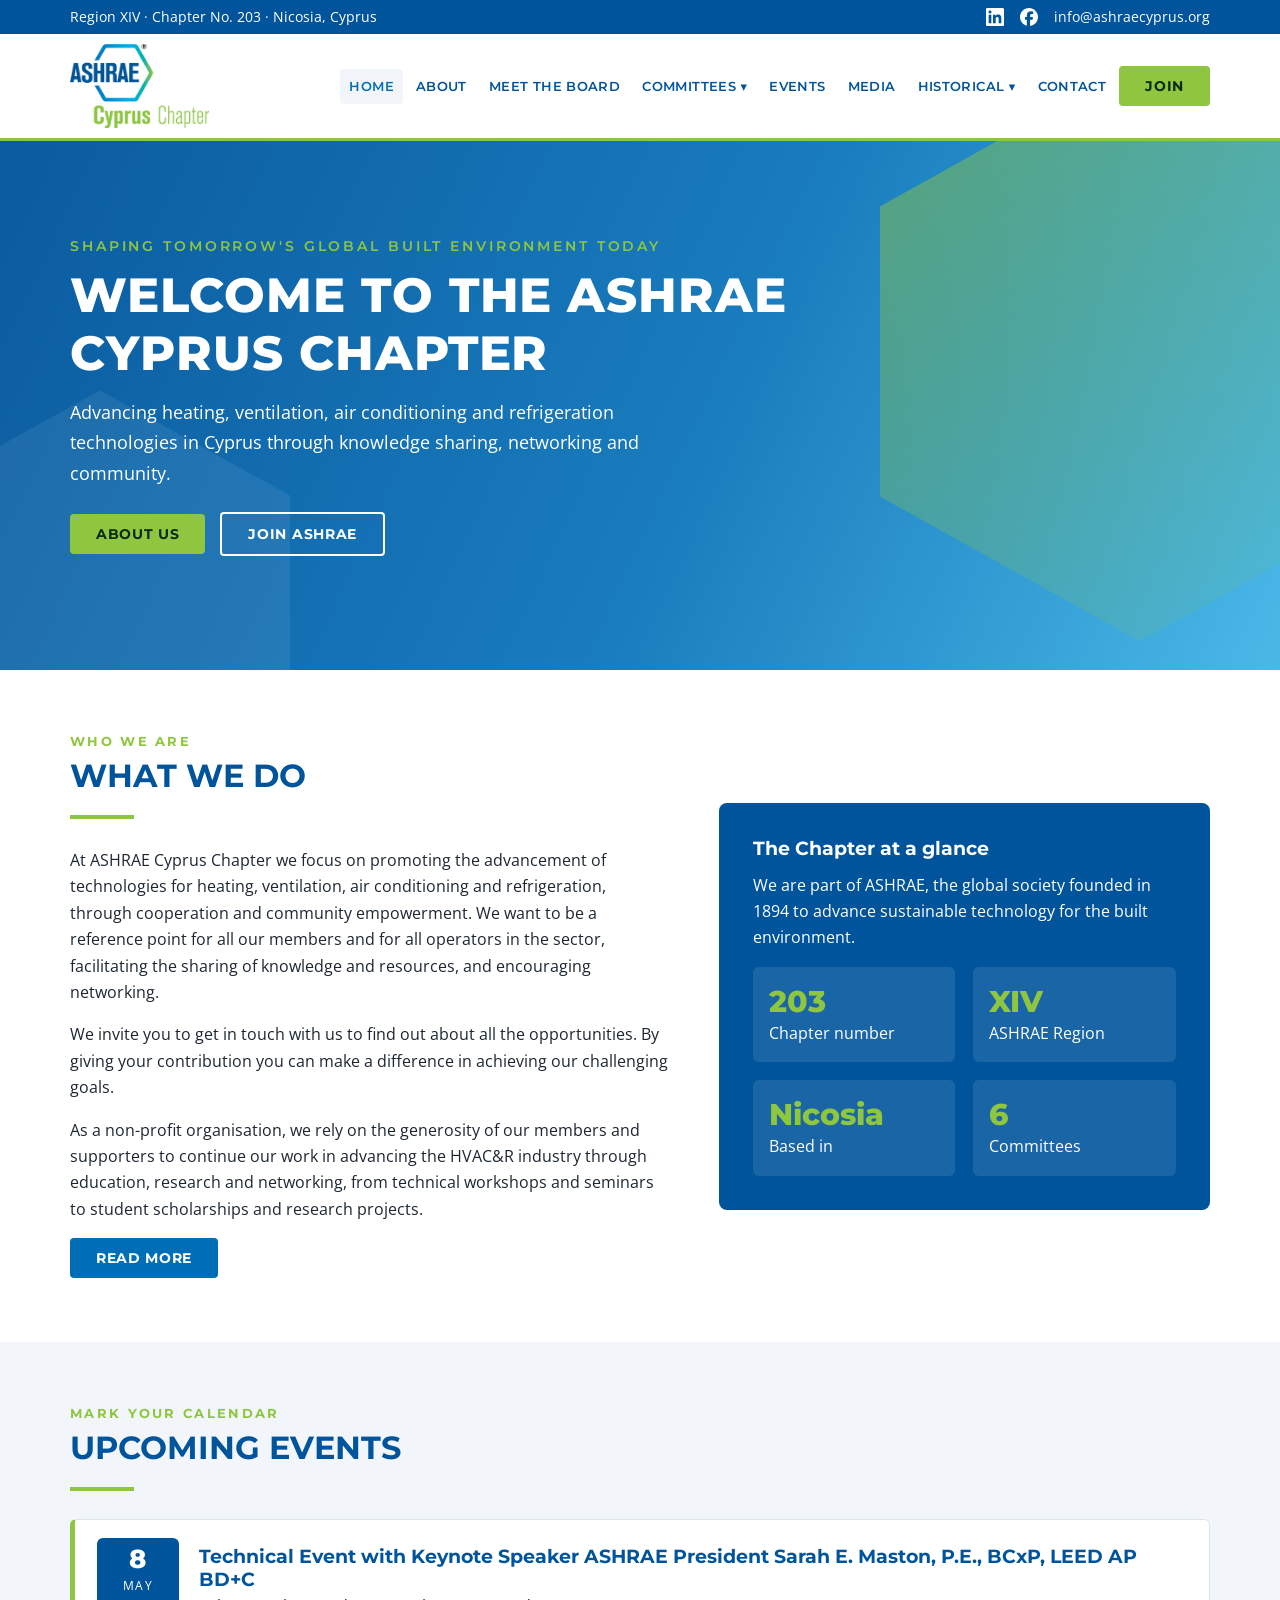
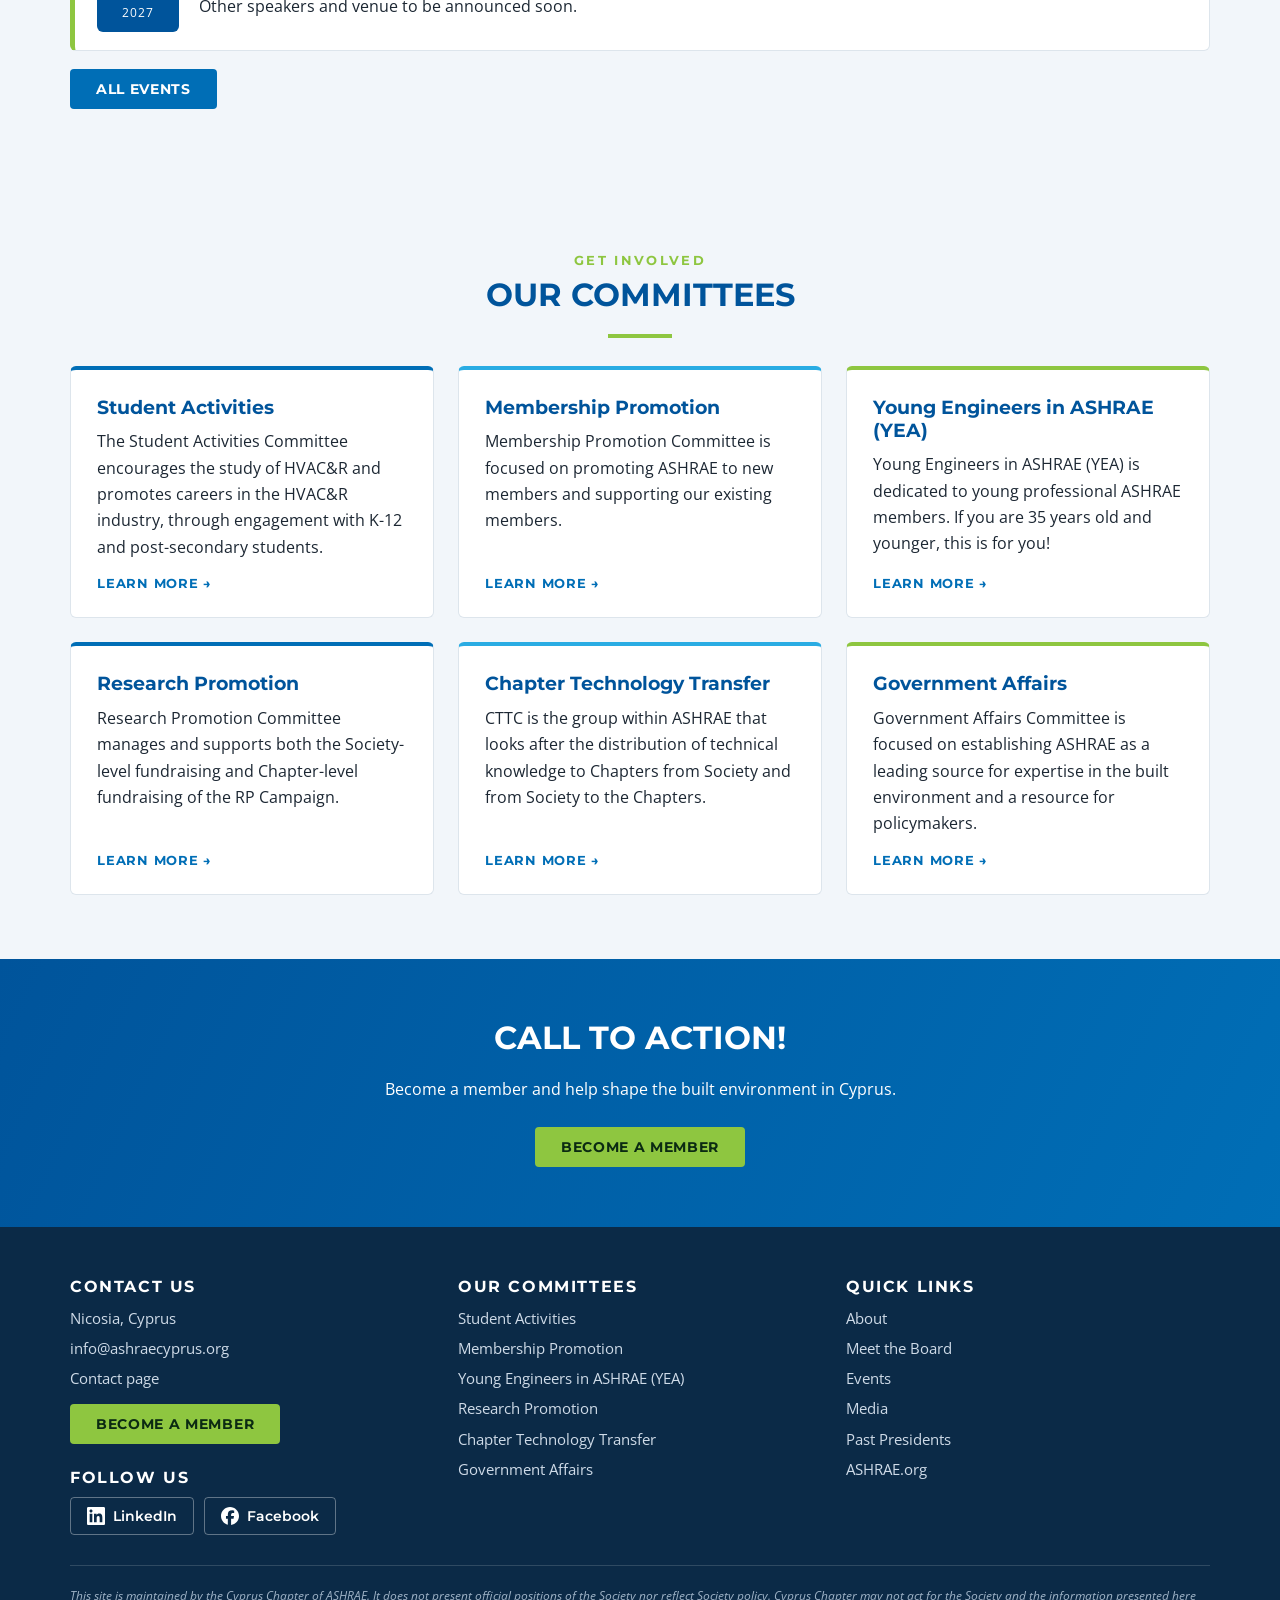
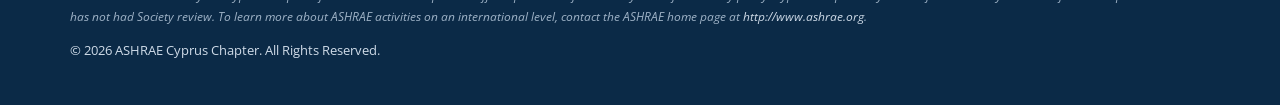
<file: index.html>
<!DOCTYPE html>
<html lang="en">
<head>
<meta charset="utf-8">
<meta name="viewport" content="width=device-width, initial-scale=1">
<title>ASHRAE Cyprus Chapter</title>
<meta name="description" content="ASHRAE Cyprus Chapter: advancing HVAC&amp;R and sustainable technology for the built environment in Cyprus.">
<link rel="icon" href="favicon.png">
<link rel="preconnect" href="https://fonts.googleapis.com">
<link rel="preconnect" href="https://fonts.gstatic.com" crossorigin>
<link href="https://fonts.googleapis.com/css2?family=Montserrat:wght@500;600;700;800&family=Open+Sans:wght@400;600;700&display=swap" rel="stylesheet">
<link rel="stylesheet" href="style.css">
</head>
<body>
<a class="skip" href="#content">Skip to content</a>
<div class="topbar"><div class="wrap"><span>Region XIV · Chapter No. 203 · Nicosia, Cyprus</span><div class="topbar-right"><a class="social top" data-social="linkedin" href="https://www.linkedin.com/company/ashrae-cyprus-chapter/home/" target="_blank" rel="noopener" aria-label="ASHRAE Cyprus Chapter on LinkedIn"><svg class="ico" viewBox="0 0 24 24" aria-hidden="true" focusable="false"><path d="M20.447 20.452h-3.554v-5.569c0-1.328-.027-3.037-1.852-3.037-1.853 0-2.136 1.445-2.136 2.939v5.667H9.351V9h3.414v1.561h.046c.477-.9 1.637-1.85 3.37-1.85 3.601 0 4.267 2.37 4.267 5.455v6.286zM5.337 7.433c-1.144 0-2.063-.926-2.063-2.065 0-1.138.92-2.063 2.063-2.063 1.14 0 2.064.925 2.064 2.063 0 1.139-.925 2.065-2.064 2.065zm1.782 13.019H3.555V9h3.564v11.452zM22.225 0H1.771C.792 0 0 .774 0 1.729v20.542C0 23.227.792 24 1.771 24h20.451C23.2 24 24 23.227 24 22.271V1.729C24 .774 23.2 0 22.222 0h.003z"/></svg><span class="lbl">LinkedIn</span></a><a class="social top" data-social="facebook" href="https://www.facebook.com/constantinoszzeniou" target="_blank" rel="noopener" aria-label="ASHRAE Cyprus Chapter on Facebook"><svg class="ico" viewBox="0 0 24 24" aria-hidden="true" focusable="false"><path d="M9.101 23.691v-7.98H6.627v-3.667h2.474v-1.58c0-4.085 1.848-5.978 5.858-5.978.401 0 .955.042 1.468.103a8.68 8.68 0 0 1 1.141.195v3.325a8.623 8.623 0 0 0-.653-.036 26.805 26.805 0 0 0-.733-.009c-.707 0-1.259.096-1.675.309a1.686 1.686 0 0 0-.679.622c-.258.42-.374.995-.374 1.752v1.297h3.919l-.386 2.103-.287 1.564h-3.246v8.245C19.396 23.238 24 18.179 24 12.044c0-6.627-5.373-12-12-12s-12 5.373-12 12c0 5.628 3.874 10.35 9.101 11.647Z"/></svg><span class="lbl">Facebook</span></a><a data-email href="mailto:info@ashraecyprus.org">info@ashraecyprus.org</a></div></div></div>
<header class="site"><div class="wrap">
  <a class="logo" href="index.html" aria-label="ASHRAE Cyprus Chapter home"><img src="logo.png" alt="ASHRAE Cyprus Chapter" width="640" height="387"></a>
  <button class="burger" aria-expanded="false" aria-controls="nav" onclick="var n=document.getElementById('nav');var o=n.classList.toggle('open');this.setAttribute('aria-expanded',o)">Menu</button>
  <nav class="main" id="nav" aria-label="Main"><ul><li><a class="top active" href="index.html">Home</a></li><li><a class="top" href="about.html">About</a></li><li><a class="top" href="meet-the-board.html">Meet the Board</a></li><li><a class="top" href="#" aria-haspopup="true">Committees ▾</a><div class="sub"><a href="student-activities.html">Student Activities</a><a href="membership-promotion.html">Membership Promotion</a><a href="young-engineers-in-ashrae-yea.html">Young Engineers in ASHRAE (YEA)</a><a href="research-promotion.html">Research Promotion</a><a href="chapter-technology-transfer.html">Chapter Technology Transfer</a><a href="government-affairs.html">Government Affairs</a></div></li><li><a class="top" href="events.html">Events</a></li><li><a class="top" href="media.html">Media</a></li><li><a class="top" href="#" aria-haspopup="true">Historical ▾</a><div class="sub"><a href="past-presidents.html">Past Presidents</a></div></li><li><a class="top" href="contact.html">Contact</a></li><li><a class="btn" href="https://www.ashrae.org/join" target="_blank" rel="noopener">Join</a></li></ul></nav>
</div></header>

<main id="content">
<div class="hero"><div class="wrap">
  <div class="kicker">Shaping Tomorrow's Global Built Environment Today</div>
  <h1>Welcome to the ASHRAE Cyprus Chapter</h1>
  <p>Advancing heating, ventilation, air conditioning and refrigeration technologies in Cyprus through knowledge sharing, networking and community.</p>
  <p style="margin-top:24px"><a class="btn" href="about.html">About Us</a> &nbsp; <a class="btn ghost" href="https://www.ashrae.org/join" target="_blank" rel="noopener">Join ASHRAE</a></p>
</div></div>

<section><div class="wrap split">
  <div>
    <div class="eyebrow">Who we are</div><h2>What We Do</h2><div class="title-bar"></div>
    <p>At ASHRAE Cyprus Chapter we focus on promoting the advancement of technologies for heating, ventilation, air conditioning and refrigeration, through cooperation and community empowerment. We want to be a reference point for all our members and for all operators in the sector, facilitating the sharing of knowledge and resources, and encouraging networking.</p>
    <p>We invite you to get in touch with us to find out about all the opportunities. By giving your contribution you can make a difference in achieving our challenging goals.</p>
    <p>As a non-profit organisation, we rely on the generosity of our members and supporters to continue our work in advancing the HVAC&amp;R industry through education, research and networking, from technical workshops and seminars to student scholarships and research projects.</p>
    <a class="btn blue" href="about.html">Read more</a>
  </div>
  <div class="panel">
    <h3>The Chapter at a glance</h3>
    <p>We are part of ASHRAE, the global society founded in 1894 to advance sustainable technology for the built environment.</p>
    <div class="stat"><div><b>203</b>Chapter number</div><div><b>XIV</b>ASHRAE Region</div><div><b>Nicosia</b>Based in</div><div><b>6</b>Committees</div></div>
  </div>
</div></section>

<section class="soft events"><div class="wrap">
  <div class="eyebrow">Mark your calendar</div><h2>Upcoming Events</h2><div class="title-bar"></div>
  <div data-render="events-upcoming" data-limit="3"><div class="ev"><div class="date"><b>8</b><span>May 2027</span></div><div class="ev-info"><h3>Technical Event with Keynote Speaker ASHRAE President Sarah E. Maston, P.E., BCxP, LEED AP BD+C</h3><p class="ev-desc">Other speakers and venue to be announced soon.</p></div></div></div>
  <p style="margin-top:18px"><a class="btn blue" href="events.html">All events</a></p>
</div></section>

<section id="sponsors-section" hidden><div class="wrap center">
  <div class="eyebrow">With thanks to our supporters</div><h2>Chapter Sponsors</h2><div class="title-bar"></div>
  <div data-render="sponsors"></div>
</div></section>

<section class="soft"><div class="wrap">
  <div class="center"><div class="eyebrow">Get involved</div><h2>Our Committees</h2><div class="title-bar"></div></div>
  <div class="grid g3"><div class="card"><h3>Student Activities</h3><p>The Student Activities Committee encourages the study of HVAC&amp;R and promotes careers in the HVAC&amp;R industry, through engagement with K-12 and post-secondary students.</p><a class="more" href="student-activities.html">Learn More →</a></div><div class="card"><h3>Membership Promotion</h3><p>Membership Promotion Committee is focused on promoting ASHRAE to new members and supporting our existing members.</p><a class="more" href="membership-promotion.html">Learn More →</a></div><div class="card"><h3>Young Engineers in ASHRAE (YEA)</h3><p>Young Engineers in ASHRAE (YEA) is dedicated to young professional ASHRAE members. If you are 35 years old and younger, this is for you!</p><a class="more" href="young-engineers-in-ashrae-yea.html">Learn More →</a></div><div class="card"><h3>Research Promotion</h3><p>Research Promotion Committee manages and supports both the Society-level fundraising and Chapter-level fundraising of the RP Campaign.</p><a class="more" href="research-promotion.html">Learn More →</a></div><div class="card"><h3>Chapter Technology Transfer</h3><p>CTTC is the group within ASHRAE that looks after the distribution of technical knowledge to Chapters from Society and from Society to the Chapters.</p><a class="more" href="chapter-technology-transfer.html">Learn More →</a></div><div class="card"><h3>Government Affairs</h3><p>Government Affairs Committee is focused on establishing ASHRAE as a leading source for expertise in the built environment and a resource for policymakers.</p><a class="more" href="government-affairs.html">Learn More →</a></div></div>
</div></section>
<div class="cta"><div class="wrap"><h2>Call to action!</h2><p>Become a member and help shape the built environment in Cyprus.</p><a class="btn" href="https://www.ashrae.org/join" target="_blank" rel="noopener">Become a Member</a></div></div></main>
<footer class="site"><div class="wrap">
  <div class="grid g3">
    <div><h3>Contact Us</h3><ul><li>Nicosia, Cyprus</li><li><a data-email href="mailto:info@ashraecyprus.org">info@ashraecyprus.org</a></li><li><a href="contact.html">Contact page</a></li></ul>
    <p style="margin-top:14px"><a class="btn" href="https://www.ashrae.org/join" target="_blank" rel="noopener">Become a Member</a></p><h3 style="margin-top:24px">Follow Us</h3><div class="follow"><a class="social btn-social" data-social="linkedin" href="https://www.linkedin.com/company/ashrae-cyprus-chapter/home/" target="_blank" rel="noopener" aria-label="ASHRAE Cyprus Chapter on LinkedIn"><svg class="ico" viewBox="0 0 24 24" aria-hidden="true" focusable="false"><path d="M20.447 20.452h-3.554v-5.569c0-1.328-.027-3.037-1.852-3.037-1.853 0-2.136 1.445-2.136 2.939v5.667H9.351V9h3.414v1.561h.046c.477-.9 1.637-1.85 3.37-1.85 3.601 0 4.267 2.37 4.267 5.455v6.286zM5.337 7.433c-1.144 0-2.063-.926-2.063-2.065 0-1.138.92-2.063 2.063-2.063 1.14 0 2.064.925 2.064 2.063 0 1.139-.925 2.065-2.064 2.065zm1.782 13.019H3.555V9h3.564v11.452zM22.225 0H1.771C.792 0 0 .774 0 1.729v20.542C0 23.227.792 24 1.771 24h20.451C23.2 24 24 23.227 24 22.271V1.729C24 .774 23.2 0 22.222 0h.003z"/></svg><span class="lbl">LinkedIn</span></a><a class="social btn-social" data-social="facebook" href="https://www.facebook.com/constantinoszzeniou" target="_blank" rel="noopener" aria-label="ASHRAE Cyprus Chapter on Facebook"><svg class="ico" viewBox="0 0 24 24" aria-hidden="true" focusable="false"><path d="M9.101 23.691v-7.98H6.627v-3.667h2.474v-1.58c0-4.085 1.848-5.978 5.858-5.978.401 0 .955.042 1.468.103a8.68 8.68 0 0 1 1.141.195v3.325a8.623 8.623 0 0 0-.653-.036 26.805 26.805 0 0 0-.733-.009c-.707 0-1.259.096-1.675.309a1.686 1.686 0 0 0-.679.622c-.258.42-.374.995-.374 1.752v1.297h3.919l-.386 2.103-.287 1.564h-3.246v8.245C19.396 23.238 24 18.179 24 12.044c0-6.627-5.373-12-12-12s-12 5.373-12 12c0 5.628 3.874 10.35 9.101 11.647Z"/></svg><span class="lbl">Facebook</span></a></div></div>
    <div><h3>Our Committees</h3><ul><li><a href="student-activities.html">Student Activities</a></li><li><a href="membership-promotion.html">Membership Promotion</a></li><li><a href="young-engineers-in-ashrae-yea.html">Young Engineers in ASHRAE (YEA)</a></li><li><a href="research-promotion.html">Research Promotion</a></li><li><a href="chapter-technology-transfer.html">Chapter Technology Transfer</a></li><li><a href="government-affairs.html">Government Affairs</a></li></ul></div>
    <div><h3>Quick Links</h3><ul><li><a href="about.html">About</a></li><li><a href="meet-the-board.html">Meet the Board</a></li><li><a href="events.html">Events</a></li><li><a href="media.html">Media</a></li><li><a href="past-presidents.html">Past Presidents</a></li><li><a href="https://www.ashrae.org" target="_blank" rel="noopener">ASHRAE.org</a></li></ul></div>
  </div>
  <p class="disclaimer">This site is maintained by the Cyprus Chapter of ASHRAE. It does not present official positions of the Society nor reflect Society policy. Cyprus Chapter may not act for the Society and the information presented here has not had Society review. To learn more about ASHRAE activities on an international level, contact the ASHRAE home page at <a href="http://www.ashrae.org">http://www.ashrae.org</a>.</p>
  <p class="copy">© 2026 ASHRAE Cyprus Chapter. All Rights Reserved.</p>
</div></footer>
<script src="site-data.js"></script>
<script src="site.js"></script>
</body>
</html>
</file>
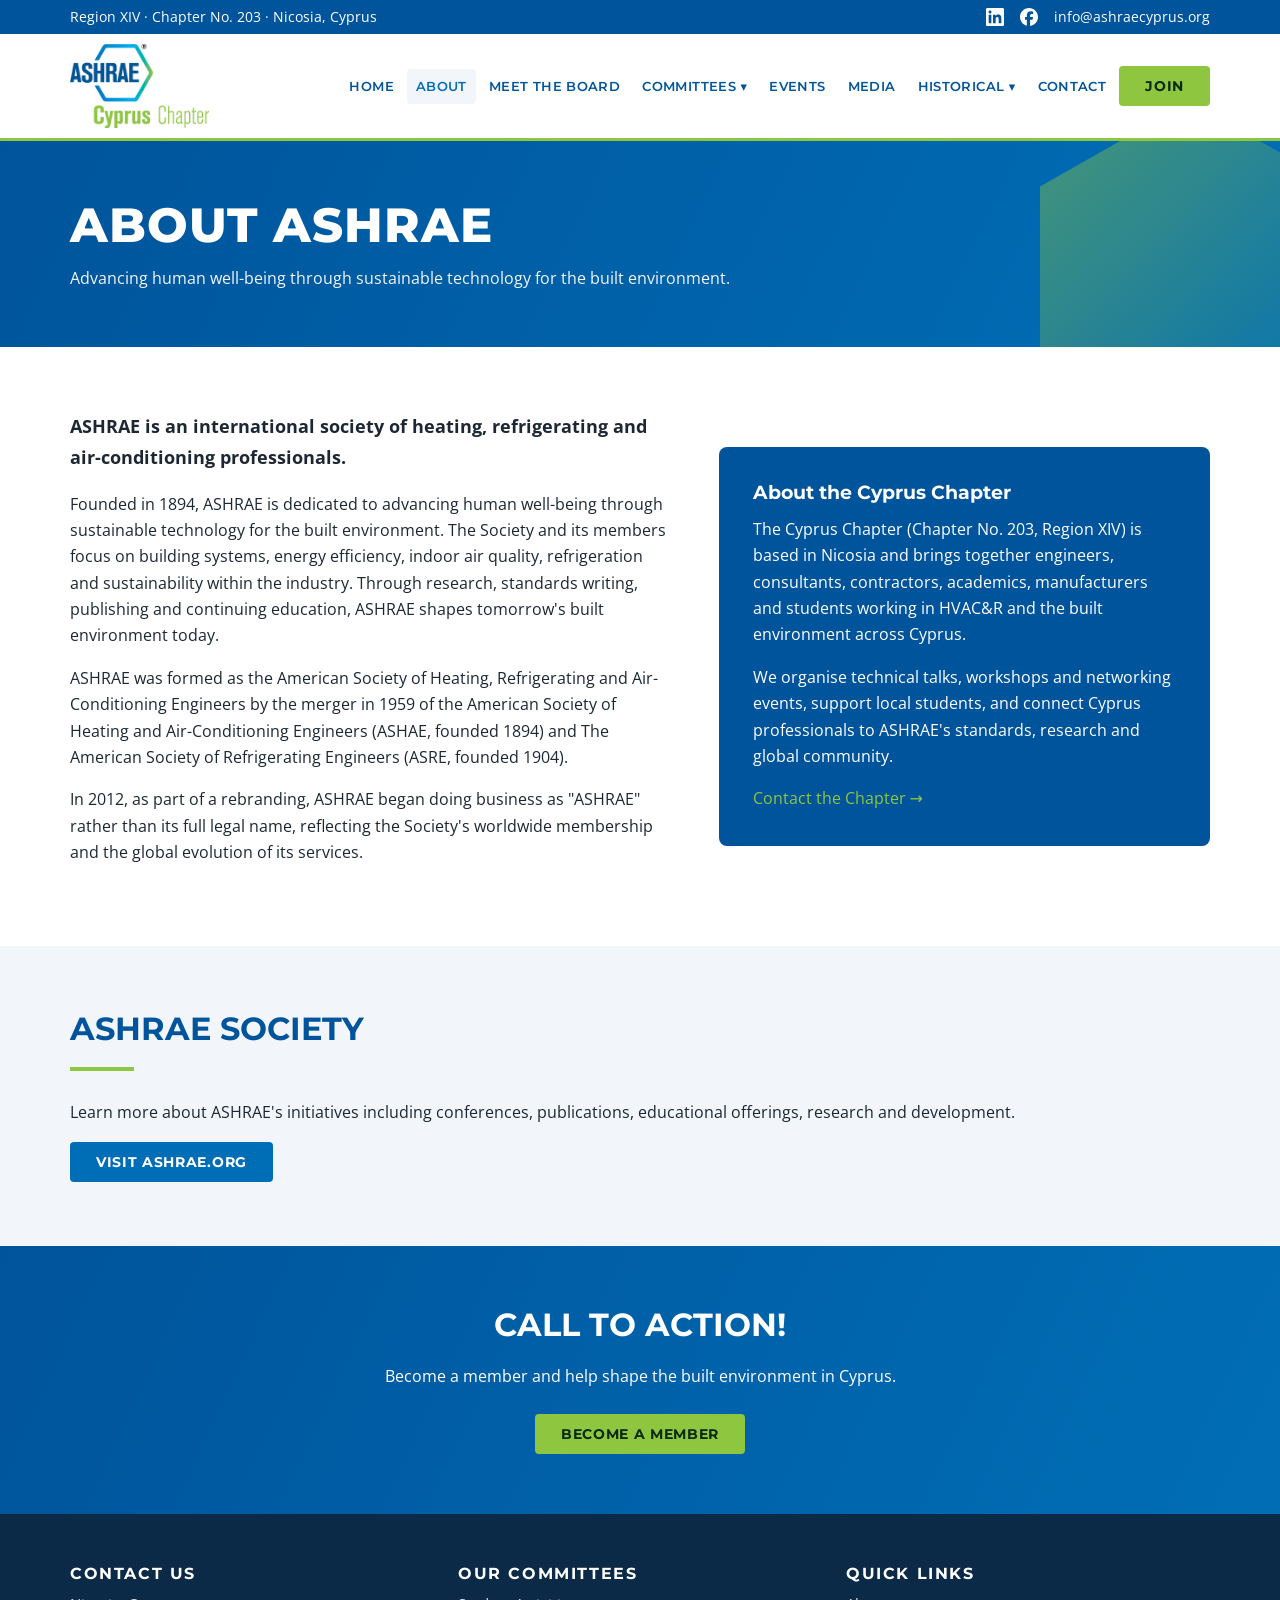
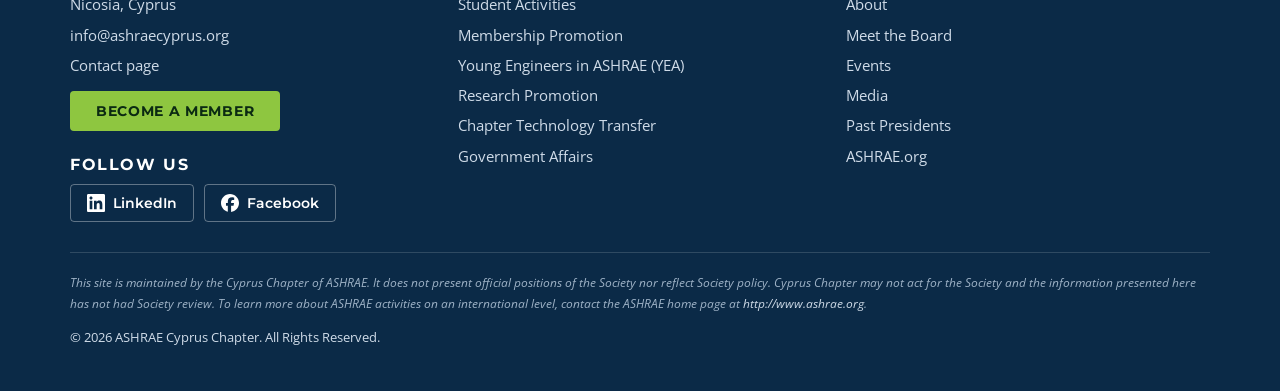
<file: about.html>
<!DOCTYPE html>
<html lang="en">
<head>
<meta charset="utf-8">
<meta name="viewport" content="width=device-width, initial-scale=1">
<title>About – ASHRAE Cyprus Chapter</title>
<meta name="description" content="ASHRAE Cyprus Chapter: advancing HVAC&amp;R and sustainable technology for the built environment in Cyprus.">
<link rel="icon" href="favicon.png">
<link rel="preconnect" href="https://fonts.googleapis.com">
<link rel="preconnect" href="https://fonts.gstatic.com" crossorigin>
<link href="https://fonts.googleapis.com/css2?family=Montserrat:wght@500;600;700;800&family=Open+Sans:wght@400;600;700&display=swap" rel="stylesheet">
<link rel="stylesheet" href="style.css">
</head>
<body>
<a class="skip" href="#content">Skip to content</a>
<div class="topbar"><div class="wrap"><span>Region XIV · Chapter No. 203 · Nicosia, Cyprus</span><div class="topbar-right"><a class="social top" data-social="linkedin" href="https://www.linkedin.com/company/ashrae-cyprus-chapter/home/" target="_blank" rel="noopener" aria-label="ASHRAE Cyprus Chapter on LinkedIn"><svg class="ico" viewBox="0 0 24 24" aria-hidden="true" focusable="false"><path d="M20.447 20.452h-3.554v-5.569c0-1.328-.027-3.037-1.852-3.037-1.853 0-2.136 1.445-2.136 2.939v5.667H9.351V9h3.414v1.561h.046c.477-.9 1.637-1.85 3.37-1.85 3.601 0 4.267 2.37 4.267 5.455v6.286zM5.337 7.433c-1.144 0-2.063-.926-2.063-2.065 0-1.138.92-2.063 2.063-2.063 1.14 0 2.064.925 2.064 2.063 0 1.139-.925 2.065-2.064 2.065zm1.782 13.019H3.555V9h3.564v11.452zM22.225 0H1.771C.792 0 0 .774 0 1.729v20.542C0 23.227.792 24 1.771 24h20.451C23.2 24 24 23.227 24 22.271V1.729C24 .774 23.2 0 22.222 0h.003z"/></svg><span class="lbl">LinkedIn</span></a><a class="social top" data-social="facebook" href="https://www.facebook.com/constantinoszzeniou" target="_blank" rel="noopener" aria-label="ASHRAE Cyprus Chapter on Facebook"><svg class="ico" viewBox="0 0 24 24" aria-hidden="true" focusable="false"><path d="M9.101 23.691v-7.98H6.627v-3.667h2.474v-1.58c0-4.085 1.848-5.978 5.858-5.978.401 0 .955.042 1.468.103a8.68 8.68 0 0 1 1.141.195v3.325a8.623 8.623 0 0 0-.653-.036 26.805 26.805 0 0 0-.733-.009c-.707 0-1.259.096-1.675.309a1.686 1.686 0 0 0-.679.622c-.258.42-.374.995-.374 1.752v1.297h3.919l-.386 2.103-.287 1.564h-3.246v8.245C19.396 23.238 24 18.179 24 12.044c0-6.627-5.373-12-12-12s-12 5.373-12 12c0 5.628 3.874 10.35 9.101 11.647Z"/></svg><span class="lbl">Facebook</span></a><a data-email href="mailto:info@ashraecyprus.org">info@ashraecyprus.org</a></div></div></div>
<header class="site"><div class="wrap">
  <a class="logo" href="index.html" aria-label="ASHRAE Cyprus Chapter home"><img src="logo.png" alt="ASHRAE Cyprus Chapter" width="640" height="387"></a>
  <button class="burger" aria-expanded="false" aria-controls="nav" onclick="var n=document.getElementById('nav');var o=n.classList.toggle('open');this.setAttribute('aria-expanded',o)">Menu</button>
  <nav class="main" id="nav" aria-label="Main"><ul><li><a class="top" href="index.html">Home</a></li><li><a class="top active" href="about.html">About</a></li><li><a class="top" href="meet-the-board.html">Meet the Board</a></li><li><a class="top" href="#" aria-haspopup="true">Committees ▾</a><div class="sub"><a href="student-activities.html">Student Activities</a><a href="membership-promotion.html">Membership Promotion</a><a href="young-engineers-in-ashrae-yea.html">Young Engineers in ASHRAE (YEA)</a><a href="research-promotion.html">Research Promotion</a><a href="chapter-technology-transfer.html">Chapter Technology Transfer</a><a href="government-affairs.html">Government Affairs</a></div></li><li><a class="top" href="events.html">Events</a></li><li><a class="top" href="media.html">Media</a></li><li><a class="top" href="#" aria-haspopup="true">Historical ▾</a><div class="sub"><a href="past-presidents.html">Past Presidents</a></div></li><li><a class="top" href="contact.html">Contact</a></li><li><a class="btn" href="https://www.ashrae.org/join" target="_blank" rel="noopener">Join</a></li></ul></nav>
</div></header>
<div class="page-hero"><div class="wrap"><h1>About ASHRAE</h1><p>Advancing human well-being through sustainable technology for the built environment.</p></div></div>
<main id="content">
<section><div class="wrap split">
  <div>
    <p style="font-size:1.15rem"><strong>ASHRAE is an international society of heating, refrigerating and air-conditioning professionals.</strong></p>
    <p>Founded in 1894, ASHRAE is dedicated to advancing human well-being through sustainable technology for the built environment. The Society and its members focus on building systems, energy efficiency, indoor air quality, refrigeration and sustainability within the industry. Through research, standards writing, publishing and continuing education, ASHRAE shapes tomorrow's built environment today.</p>
    <p>ASHRAE was formed as the American Society of Heating, Refrigerating and Air-Conditioning Engineers by the merger in 1959 of the American Society of Heating and Air-Conditioning Engineers (ASHAE, founded 1894) and The American Society of Refrigerating Engineers (ASRE, founded 1904).</p>
    <p>In 2012, as part of a rebranding, ASHRAE began doing business as "ASHRAE" rather than its full legal name, reflecting the Society's worldwide membership and the global evolution of its services.</p>
  </div>
  <div class="panel">
    <h3>About the Cyprus Chapter</h3>
    <p>The Cyprus Chapter (Chapter No. 203, Region XIV) is based in Nicosia and brings together engineers, consultants, contractors, academics, manufacturers and students working in HVAC&amp;R and the built environment across Cyprus.</p>
    <p>We organise technical talks, workshops and networking events, support local students, and connect Cyprus professionals to ASHRAE's standards, research and global community.</p>
    <a href="contact.html">Contact the Chapter →</a>
  </div>
</div></section>
<section class="soft"><div class="wrap">
  <h2>ASHRAE Society</h2><div class="title-bar"></div>
  <p>Learn more about ASHRAE's initiatives including conferences, publications, educational offerings, research and development.</p>
  <a class="btn blue" href="https://www.ashrae.org" target="_blank" rel="noopener">Visit ASHRAE.org</a>
</div></section>
<div class="cta"><div class="wrap"><h2>Call to action!</h2><p>Become a member and help shape the built environment in Cyprus.</p><a class="btn" href="https://www.ashrae.org/join" target="_blank" rel="noopener">Become a Member</a></div></div></main>
<footer class="site"><div class="wrap">
  <div class="grid g3">
    <div><h3>Contact Us</h3><ul><li>Nicosia, Cyprus</li><li><a data-email href="mailto:info@ashraecyprus.org">info@ashraecyprus.org</a></li><li><a href="contact.html">Contact page</a></li></ul>
    <p style="margin-top:14px"><a class="btn" href="https://www.ashrae.org/join" target="_blank" rel="noopener">Become a Member</a></p><h3 style="margin-top:24px">Follow Us</h3><div class="follow"><a class="social btn-social" data-social="linkedin" href="https://www.linkedin.com/company/ashrae-cyprus-chapter/home/" target="_blank" rel="noopener" aria-label="ASHRAE Cyprus Chapter on LinkedIn"><svg class="ico" viewBox="0 0 24 24" aria-hidden="true" focusable="false"><path d="M20.447 20.452h-3.554v-5.569c0-1.328-.027-3.037-1.852-3.037-1.853 0-2.136 1.445-2.136 2.939v5.667H9.351V9h3.414v1.561h.046c.477-.9 1.637-1.85 3.37-1.85 3.601 0 4.267 2.37 4.267 5.455v6.286zM5.337 7.433c-1.144 0-2.063-.926-2.063-2.065 0-1.138.92-2.063 2.063-2.063 1.14 0 2.064.925 2.064 2.063 0 1.139-.925 2.065-2.064 2.065zm1.782 13.019H3.555V9h3.564v11.452zM22.225 0H1.771C.792 0 0 .774 0 1.729v20.542C0 23.227.792 24 1.771 24h20.451C23.2 24 24 23.227 24 22.271V1.729C24 .774 23.2 0 22.222 0h.003z"/></svg><span class="lbl">LinkedIn</span></a><a class="social btn-social" data-social="facebook" href="https://www.facebook.com/constantinoszzeniou" target="_blank" rel="noopener" aria-label="ASHRAE Cyprus Chapter on Facebook"><svg class="ico" viewBox="0 0 24 24" aria-hidden="true" focusable="false"><path d="M9.101 23.691v-7.98H6.627v-3.667h2.474v-1.58c0-4.085 1.848-5.978 5.858-5.978.401 0 .955.042 1.468.103a8.68 8.68 0 0 1 1.141.195v3.325a8.623 8.623 0 0 0-.653-.036 26.805 26.805 0 0 0-.733-.009c-.707 0-1.259.096-1.675.309a1.686 1.686 0 0 0-.679.622c-.258.42-.374.995-.374 1.752v1.297h3.919l-.386 2.103-.287 1.564h-3.246v8.245C19.396 23.238 24 18.179 24 12.044c0-6.627-5.373-12-12-12s-12 5.373-12 12c0 5.628 3.874 10.35 9.101 11.647Z"/></svg><span class="lbl">Facebook</span></a></div></div>
    <div><h3>Our Committees</h3><ul><li><a href="student-activities.html">Student Activities</a></li><li><a href="membership-promotion.html">Membership Promotion</a></li><li><a href="young-engineers-in-ashrae-yea.html">Young Engineers in ASHRAE (YEA)</a></li><li><a href="research-promotion.html">Research Promotion</a></li><li><a href="chapter-technology-transfer.html">Chapter Technology Transfer</a></li><li><a href="government-affairs.html">Government Affairs</a></li></ul></div>
    <div><h3>Quick Links</h3><ul><li><a href="about.html">About</a></li><li><a href="meet-the-board.html">Meet the Board</a></li><li><a href="events.html">Events</a></li><li><a href="media.html">Media</a></li><li><a href="past-presidents.html">Past Presidents</a></li><li><a href="https://www.ashrae.org" target="_blank" rel="noopener">ASHRAE.org</a></li></ul></div>
  </div>
  <p class="disclaimer">This site is maintained by the Cyprus Chapter of ASHRAE. It does not present official positions of the Society nor reflect Society policy. Cyprus Chapter may not act for the Society and the information presented here has not had Society review. To learn more about ASHRAE activities on an international level, contact the ASHRAE home page at <a href="http://www.ashrae.org">http://www.ashrae.org</a>.</p>
  <p class="copy">© 2026 ASHRAE Cyprus Chapter. All Rights Reserved.</p>
</div></footer>
<script src="site-data.js"></script>
<script src="site.js"></script>
</body>
</html>
</file>
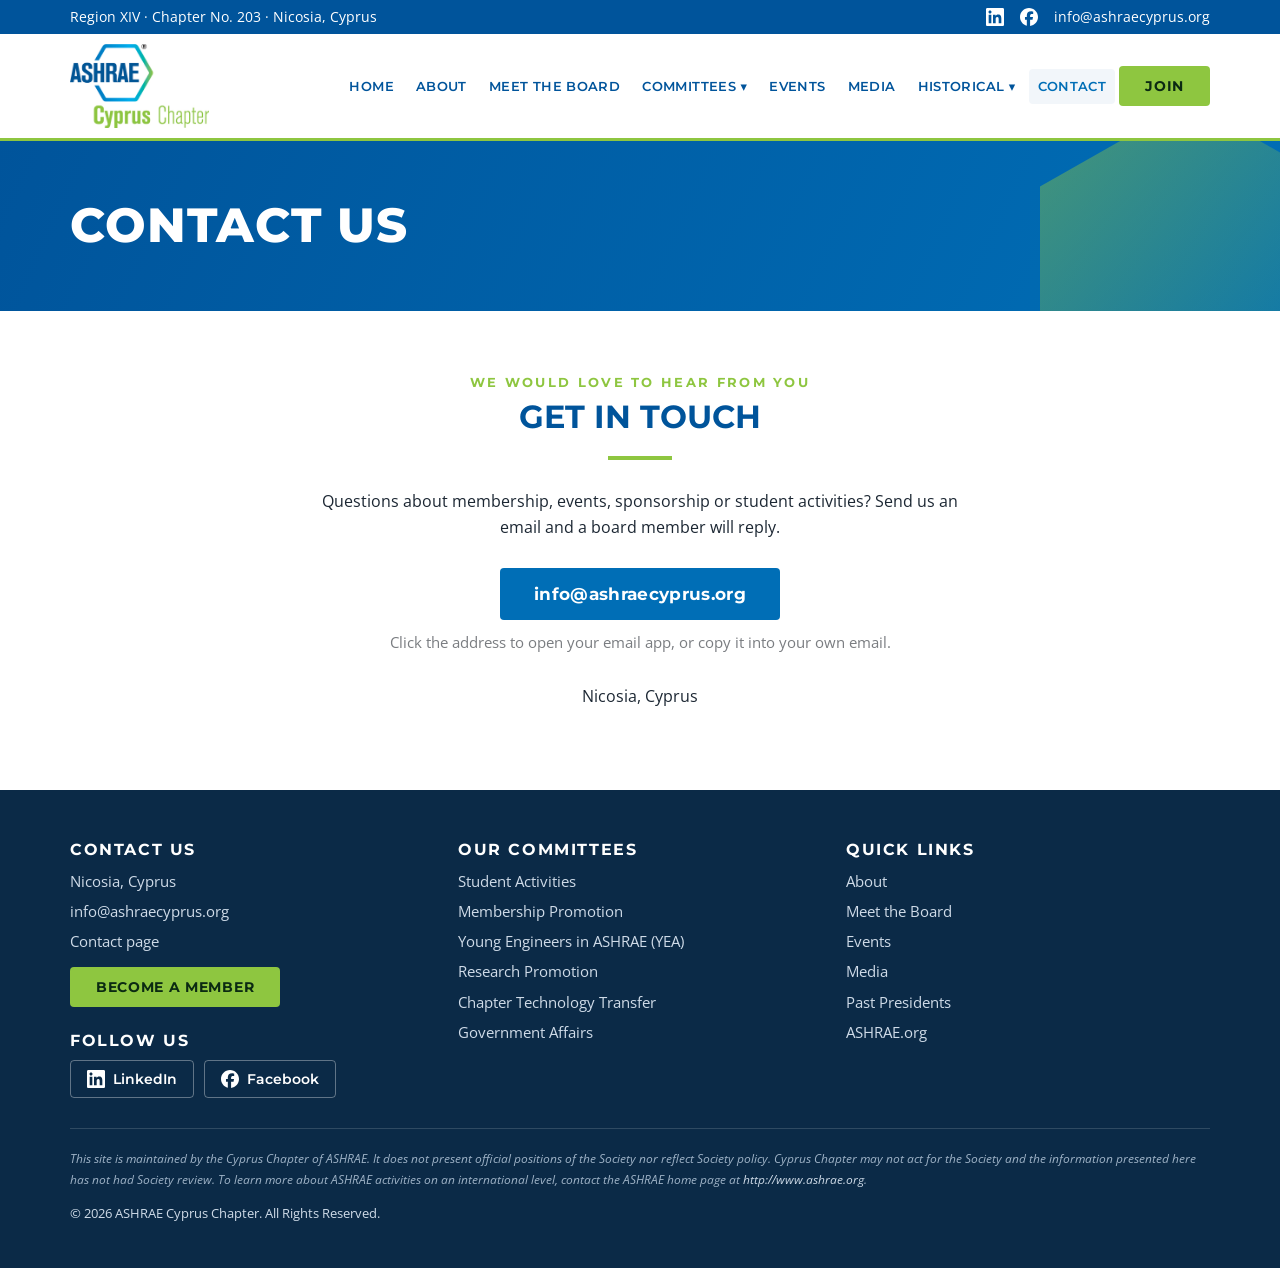
<file: contact.html>
<!DOCTYPE html>
<html lang="en">
<head>
<meta charset="utf-8">
<meta name="viewport" content="width=device-width, initial-scale=1">
<title>Contact – ASHRAE Cyprus Chapter</title>
<meta name="description" content="ASHRAE Cyprus Chapter: advancing HVAC&amp;R and sustainable technology for the built environment in Cyprus.">
<link rel="icon" href="favicon.png">
<link rel="preconnect" href="https://fonts.googleapis.com">
<link rel="preconnect" href="https://fonts.gstatic.com" crossorigin>
<link href="https://fonts.googleapis.com/css2?family=Montserrat:wght@500;600;700;800&family=Open+Sans:wght@400;600;700&display=swap" rel="stylesheet">
<link rel="stylesheet" href="style.css">
</head>
<body>
<a class="skip" href="#content">Skip to content</a>
<div class="topbar"><div class="wrap"><span>Region XIV · Chapter No. 203 · Nicosia, Cyprus</span><div class="topbar-right"><a class="social top" data-social="linkedin" href="https://www.linkedin.com/company/ashrae-cyprus-chapter/home/" target="_blank" rel="noopener" aria-label="ASHRAE Cyprus Chapter on LinkedIn"><svg class="ico" viewBox="0 0 24 24" aria-hidden="true" focusable="false"><path d="M20.447 20.452h-3.554v-5.569c0-1.328-.027-3.037-1.852-3.037-1.853 0-2.136 1.445-2.136 2.939v5.667H9.351V9h3.414v1.561h.046c.477-.9 1.637-1.85 3.37-1.85 3.601 0 4.267 2.37 4.267 5.455v6.286zM5.337 7.433c-1.144 0-2.063-.926-2.063-2.065 0-1.138.92-2.063 2.063-2.063 1.14 0 2.064.925 2.064 2.063 0 1.139-.925 2.065-2.064 2.065zm1.782 13.019H3.555V9h3.564v11.452zM22.225 0H1.771C.792 0 0 .774 0 1.729v20.542C0 23.227.792 24 1.771 24h20.451C23.2 24 24 23.227 24 22.271V1.729C24 .774 23.2 0 22.222 0h.003z"/></svg><span class="lbl">LinkedIn</span></a><a class="social top" data-social="facebook" href="https://www.facebook.com/constantinoszzeniou" target="_blank" rel="noopener" aria-label="ASHRAE Cyprus Chapter on Facebook"><svg class="ico" viewBox="0 0 24 24" aria-hidden="true" focusable="false"><path d="M9.101 23.691v-7.98H6.627v-3.667h2.474v-1.58c0-4.085 1.848-5.978 5.858-5.978.401 0 .955.042 1.468.103a8.68 8.68 0 0 1 1.141.195v3.325a8.623 8.623 0 0 0-.653-.036 26.805 26.805 0 0 0-.733-.009c-.707 0-1.259.096-1.675.309a1.686 1.686 0 0 0-.679.622c-.258.42-.374.995-.374 1.752v1.297h3.919l-.386 2.103-.287 1.564h-3.246v8.245C19.396 23.238 24 18.179 24 12.044c0-6.627-5.373-12-12-12s-12 5.373-12 12c0 5.628 3.874 10.35 9.101 11.647Z"/></svg><span class="lbl">Facebook</span></a><a data-email href="mailto:info@ashraecyprus.org">info@ashraecyprus.org</a></div></div></div>
<header class="site"><div class="wrap">
  <a class="logo" href="index.html" aria-label="ASHRAE Cyprus Chapter home"><img src="logo.png" alt="ASHRAE Cyprus Chapter" width="640" height="387"></a>
  <button class="burger" aria-expanded="false" aria-controls="nav" onclick="var n=document.getElementById('nav');var o=n.classList.toggle('open');this.setAttribute('aria-expanded',o)">Menu</button>
  <nav class="main" id="nav" aria-label="Main"><ul><li><a class="top" href="index.html">Home</a></li><li><a class="top" href="about.html">About</a></li><li><a class="top" href="meet-the-board.html">Meet the Board</a></li><li><a class="top" href="#" aria-haspopup="true">Committees ▾</a><div class="sub"><a href="student-activities.html">Student Activities</a><a href="membership-promotion.html">Membership Promotion</a><a href="young-engineers-in-ashrae-yea.html">Young Engineers in ASHRAE (YEA)</a><a href="research-promotion.html">Research Promotion</a><a href="chapter-technology-transfer.html">Chapter Technology Transfer</a><a href="government-affairs.html">Government Affairs</a></div></li><li><a class="top" href="events.html">Events</a></li><li><a class="top" href="media.html">Media</a></li><li><a class="top" href="#" aria-haspopup="true">Historical ▾</a><div class="sub"><a href="past-presidents.html">Past Presidents</a></div></li><li><a class="top active" href="contact.html">Contact</a></li><li><a class="btn" href="https://www.ashrae.org/join" target="_blank" rel="noopener">Join</a></li></ul></nav>
</div></header>
<div class="page-hero"><div class="wrap"><h1>Contact Us</h1></div></div>
<main id="content">
<section><div class="wrap center" style="max-width:720px">
  <div class="eyebrow">We would love to hear from you</div>
  <h2>Get in touch</h2><div class="title-bar"></div>
  <p>Questions about membership, events, sponsorship or student activities? Send us an email and a board member will reply.</p>
  <p style="margin:28px 0 10px"><a class="btn blue btn-lg" data-email href="mailto:info@ashraecyprus.org">info@ashraecyprus.org</a></p>
  <p style="color:var(--gray);font-size:.95rem">Click the address to open your email app, or copy it into your own email.</p>
  <p style="margin-top:28px">Nicosia, Cyprus</p>
</div></section></main>
<footer class="site"><div class="wrap">
  <div class="grid g3">
    <div><h3>Contact Us</h3><ul><li>Nicosia, Cyprus</li><li><a data-email href="mailto:info@ashraecyprus.org">info@ashraecyprus.org</a></li><li><a href="contact.html">Contact page</a></li></ul>
    <p style="margin-top:14px"><a class="btn" href="https://www.ashrae.org/join" target="_blank" rel="noopener">Become a Member</a></p><h3 style="margin-top:24px">Follow Us</h3><div class="follow"><a class="social btn-social" data-social="linkedin" href="https://www.linkedin.com/company/ashrae-cyprus-chapter/home/" target="_blank" rel="noopener" aria-label="ASHRAE Cyprus Chapter on LinkedIn"><svg class="ico" viewBox="0 0 24 24" aria-hidden="true" focusable="false"><path d="M20.447 20.452h-3.554v-5.569c0-1.328-.027-3.037-1.852-3.037-1.853 0-2.136 1.445-2.136 2.939v5.667H9.351V9h3.414v1.561h.046c.477-.9 1.637-1.85 3.37-1.85 3.601 0 4.267 2.37 4.267 5.455v6.286zM5.337 7.433c-1.144 0-2.063-.926-2.063-2.065 0-1.138.92-2.063 2.063-2.063 1.14 0 2.064.925 2.064 2.063 0 1.139-.925 2.065-2.064 2.065zm1.782 13.019H3.555V9h3.564v11.452zM22.225 0H1.771C.792 0 0 .774 0 1.729v20.542C0 23.227.792 24 1.771 24h20.451C23.2 24 24 23.227 24 22.271V1.729C24 .774 23.2 0 22.222 0h.003z"/></svg><span class="lbl">LinkedIn</span></a><a class="social btn-social" data-social="facebook" href="https://www.facebook.com/constantinoszzeniou" target="_blank" rel="noopener" aria-label="ASHRAE Cyprus Chapter on Facebook"><svg class="ico" viewBox="0 0 24 24" aria-hidden="true" focusable="false"><path d="M9.101 23.691v-7.98H6.627v-3.667h2.474v-1.58c0-4.085 1.848-5.978 5.858-5.978.401 0 .955.042 1.468.103a8.68 8.68 0 0 1 1.141.195v3.325a8.623 8.623 0 0 0-.653-.036 26.805 26.805 0 0 0-.733-.009c-.707 0-1.259.096-1.675.309a1.686 1.686 0 0 0-.679.622c-.258.42-.374.995-.374 1.752v1.297h3.919l-.386 2.103-.287 1.564h-3.246v8.245C19.396 23.238 24 18.179 24 12.044c0-6.627-5.373-12-12-12s-12 5.373-12 12c0 5.628 3.874 10.35 9.101 11.647Z"/></svg><span class="lbl">Facebook</span></a></div></div>
    <div><h3>Our Committees</h3><ul><li><a href="student-activities.html">Student Activities</a></li><li><a href="membership-promotion.html">Membership Promotion</a></li><li><a href="young-engineers-in-ashrae-yea.html">Young Engineers in ASHRAE (YEA)</a></li><li><a href="research-promotion.html">Research Promotion</a></li><li><a href="chapter-technology-transfer.html">Chapter Technology Transfer</a></li><li><a href="government-affairs.html">Government Affairs</a></li></ul></div>
    <div><h3>Quick Links</h3><ul><li><a href="about.html">About</a></li><li><a href="meet-the-board.html">Meet the Board</a></li><li><a href="events.html">Events</a></li><li><a href="media.html">Media</a></li><li><a href="past-presidents.html">Past Presidents</a></li><li><a href="https://www.ashrae.org" target="_blank" rel="noopener">ASHRAE.org</a></li></ul></div>
  </div>
  <p class="disclaimer">This site is maintained by the Cyprus Chapter of ASHRAE. It does not present official positions of the Society nor reflect Society policy. Cyprus Chapter may not act for the Society and the information presented here has not had Society review. To learn more about ASHRAE activities on an international level, contact the ASHRAE home page at <a href="http://www.ashrae.org">http://www.ashrae.org</a>.</p>
  <p class="copy">© 2026 ASHRAE Cyprus Chapter. All Rights Reserved.</p>
</div></footer>
<script src="site-data.js"></script>
<script src="site.js"></script>
</body>
</html>
</file>
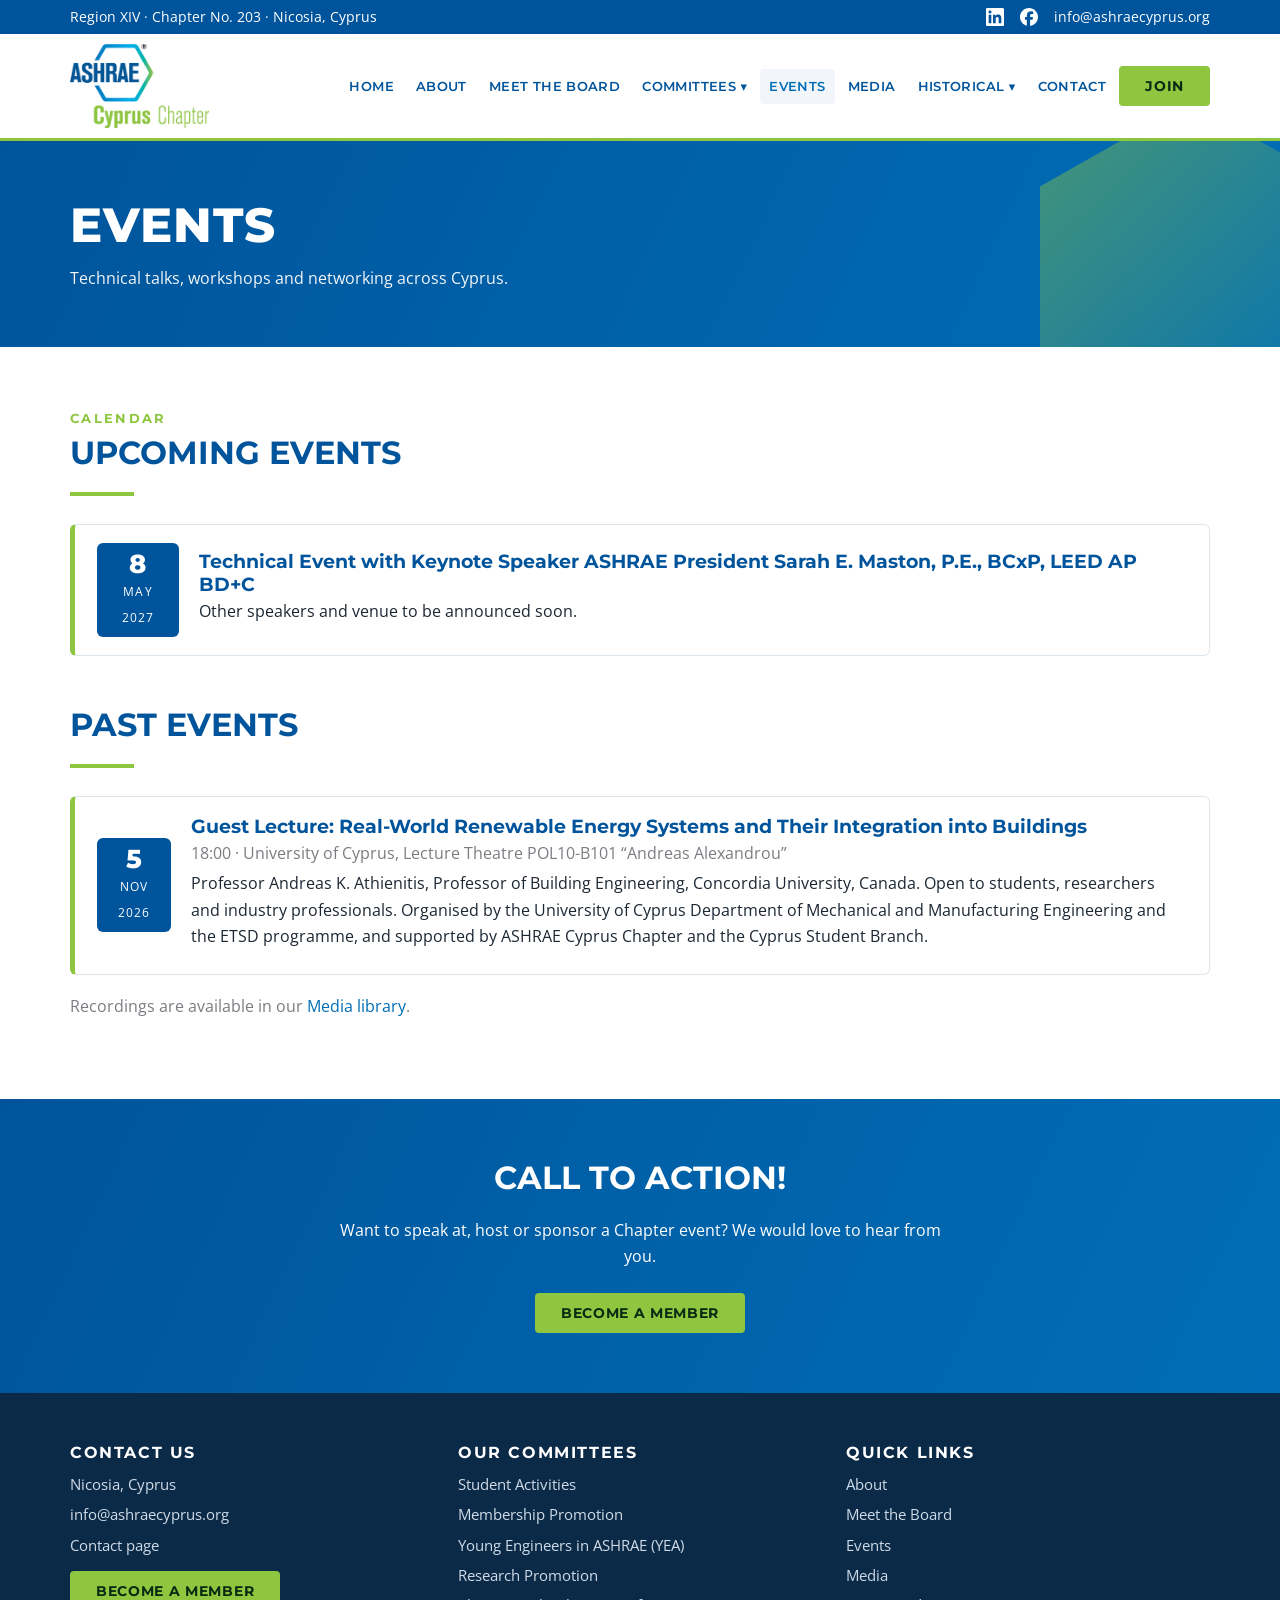
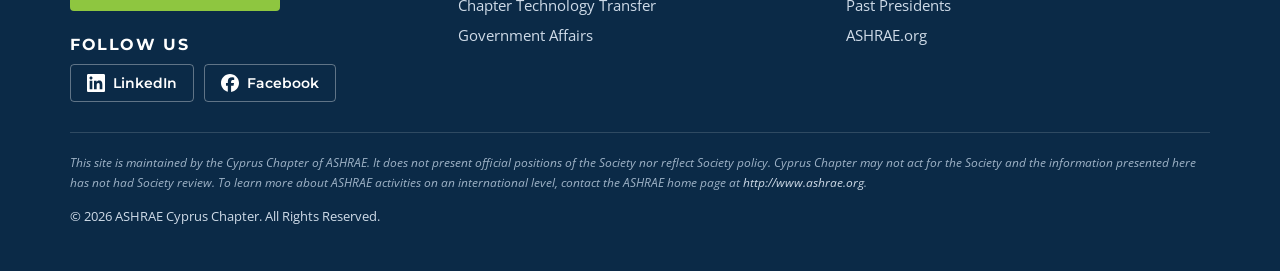
<file: events.html>
<!DOCTYPE html>
<html lang="en">
<head>
<meta charset="utf-8">
<meta name="viewport" content="width=device-width, initial-scale=1">
<title>Events – ASHRAE Cyprus Chapter</title>
<meta name="description" content="ASHRAE Cyprus Chapter: advancing HVAC&amp;R and sustainable technology for the built environment in Cyprus.">
<link rel="icon" href="favicon.png">
<link rel="preconnect" href="https://fonts.googleapis.com">
<link rel="preconnect" href="https://fonts.gstatic.com" crossorigin>
<link href="https://fonts.googleapis.com/css2?family=Montserrat:wght@500;600;700;800&family=Open+Sans:wght@400;600;700&display=swap" rel="stylesheet">
<link rel="stylesheet" href="style.css">
</head>
<body>
<a class="skip" href="#content">Skip to content</a>
<div class="topbar"><div class="wrap"><span>Region XIV · Chapter No. 203 · Nicosia, Cyprus</span><div class="topbar-right"><a class="social top" data-social="linkedin" href="https://www.linkedin.com/company/ashrae-cyprus-chapter/home/" target="_blank" rel="noopener" aria-label="ASHRAE Cyprus Chapter on LinkedIn"><svg class="ico" viewBox="0 0 24 24" aria-hidden="true" focusable="false"><path d="M20.447 20.452h-3.554v-5.569c0-1.328-.027-3.037-1.852-3.037-1.853 0-2.136 1.445-2.136 2.939v5.667H9.351V9h3.414v1.561h.046c.477-.9 1.637-1.85 3.37-1.85 3.601 0 4.267 2.37 4.267 5.455v6.286zM5.337 7.433c-1.144 0-2.063-.926-2.063-2.065 0-1.138.92-2.063 2.063-2.063 1.14 0 2.064.925 2.064 2.063 0 1.139-.925 2.065-2.064 2.065zm1.782 13.019H3.555V9h3.564v11.452zM22.225 0H1.771C.792 0 0 .774 0 1.729v20.542C0 23.227.792 24 1.771 24h20.451C23.2 24 24 23.227 24 22.271V1.729C24 .774 23.2 0 22.222 0h.003z"/></svg><span class="lbl">LinkedIn</span></a><a class="social top" data-social="facebook" href="https://www.facebook.com/constantinoszzeniou" target="_blank" rel="noopener" aria-label="ASHRAE Cyprus Chapter on Facebook"><svg class="ico" viewBox="0 0 24 24" aria-hidden="true" focusable="false"><path d="M9.101 23.691v-7.98H6.627v-3.667h2.474v-1.58c0-4.085 1.848-5.978 5.858-5.978.401 0 .955.042 1.468.103a8.68 8.68 0 0 1 1.141.195v3.325a8.623 8.623 0 0 0-.653-.036 26.805 26.805 0 0 0-.733-.009c-.707 0-1.259.096-1.675.309a1.686 1.686 0 0 0-.679.622c-.258.42-.374.995-.374 1.752v1.297h3.919l-.386 2.103-.287 1.564h-3.246v8.245C19.396 23.238 24 18.179 24 12.044c0-6.627-5.373-12-12-12s-12 5.373-12 12c0 5.628 3.874 10.35 9.101 11.647Z"/></svg><span class="lbl">Facebook</span></a><a data-email href="mailto:info@ashraecyprus.org">info@ashraecyprus.org</a></div></div></div>
<header class="site"><div class="wrap">
  <a class="logo" href="index.html" aria-label="ASHRAE Cyprus Chapter home"><img src="logo.png" alt="ASHRAE Cyprus Chapter" width="640" height="387"></a>
  <button class="burger" aria-expanded="false" aria-controls="nav" onclick="var n=document.getElementById('nav');var o=n.classList.toggle('open');this.setAttribute('aria-expanded',o)">Menu</button>
  <nav class="main" id="nav" aria-label="Main"><ul><li><a class="top" href="index.html">Home</a></li><li><a class="top" href="about.html">About</a></li><li><a class="top" href="meet-the-board.html">Meet the Board</a></li><li><a class="top" href="#" aria-haspopup="true">Committees ▾</a><div class="sub"><a href="student-activities.html">Student Activities</a><a href="membership-promotion.html">Membership Promotion</a><a href="young-engineers-in-ashrae-yea.html">Young Engineers in ASHRAE (YEA)</a><a href="research-promotion.html">Research Promotion</a><a href="chapter-technology-transfer.html">Chapter Technology Transfer</a><a href="government-affairs.html">Government Affairs</a></div></li><li><a class="top active" href="events.html">Events</a></li><li><a class="top" href="media.html">Media</a></li><li><a class="top" href="#" aria-haspopup="true">Historical ▾</a><div class="sub"><a href="past-presidents.html">Past Presidents</a></div></li><li><a class="top" href="contact.html">Contact</a></li><li><a class="btn" href="https://www.ashrae.org/join" target="_blank" rel="noopener">Join</a></li></ul></nav>
</div></header>
<div class="page-hero"><div class="wrap"><h1>Events</h1><p>Technical talks, workshops and networking across Cyprus.</p></div></div>
<main id="content">
<section><div class="wrap events">
  <div class="eyebrow">Calendar</div><h2>Upcoming Events</h2><div class="title-bar"></div>
  <div data-render="events-upcoming"><div class="ev"><div class="date"><b>8</b><span>May 2027</span></div><div class="ev-info"><h3>Technical Event with Keynote Speaker ASHRAE President Sarah E. Maston, P.E., BCxP, LEED AP BD+C</h3><p class="ev-desc">Other speakers and venue to be announced soon.</p></div></div></div>
  <h2 style="margin-top:50px">Past Events</h2><div class="title-bar"></div>
  <div data-render="events-past"><div class="ev"><div class="date"><b>5</b><span>Nov 2026</span></div><div class="ev-info"><h3>Guest Lecture: Real-World Renewable Energy Systems and Their Integration into Buildings</h3><p class="ev-meta">18:00 · University of Cyprus, Lecture Theatre POL10-B101 “Andreas Alexandrou”</p><p class="ev-desc">Professor Andreas K. Athienitis, Professor of Building Engineering, Concordia University, Canada. Open to students, researchers and industry professionals. Organised by the University of Cyprus Department of Mechanical and Manufacturing Engineering and the ETSD programme, and supported by ASHRAE Cyprus Chapter and the Cyprus Student Branch.</p></div></div></div>
  <p style="color:var(--gray);margin-top:18px">Recordings are available in our <a href="media.html">Media library</a>.</p>
</div></section>
<div class="cta"><div class="wrap"><h2>Call to action!</h2><p>Want to speak at, host or sponsor a Chapter event? We would love to hear from you.</p><a class="btn" href="https://www.ashrae.org/join" target="_blank" rel="noopener">Become a Member</a></div></div></main>
<footer class="site"><div class="wrap">
  <div class="grid g3">
    <div><h3>Contact Us</h3><ul><li>Nicosia, Cyprus</li><li><a data-email href="mailto:info@ashraecyprus.org">info@ashraecyprus.org</a></li><li><a href="contact.html">Contact page</a></li></ul>
    <p style="margin-top:14px"><a class="btn" href="https://www.ashrae.org/join" target="_blank" rel="noopener">Become a Member</a></p><h3 style="margin-top:24px">Follow Us</h3><div class="follow"><a class="social btn-social" data-social="linkedin" href="https://www.linkedin.com/company/ashrae-cyprus-chapter/home/" target="_blank" rel="noopener" aria-label="ASHRAE Cyprus Chapter on LinkedIn"><svg class="ico" viewBox="0 0 24 24" aria-hidden="true" focusable="false"><path d="M20.447 20.452h-3.554v-5.569c0-1.328-.027-3.037-1.852-3.037-1.853 0-2.136 1.445-2.136 2.939v5.667H9.351V9h3.414v1.561h.046c.477-.9 1.637-1.85 3.37-1.85 3.601 0 4.267 2.37 4.267 5.455v6.286zM5.337 7.433c-1.144 0-2.063-.926-2.063-2.065 0-1.138.92-2.063 2.063-2.063 1.14 0 2.064.925 2.064 2.063 0 1.139-.925 2.065-2.064 2.065zm1.782 13.019H3.555V9h3.564v11.452zM22.225 0H1.771C.792 0 0 .774 0 1.729v20.542C0 23.227.792 24 1.771 24h20.451C23.2 24 24 23.227 24 22.271V1.729C24 .774 23.2 0 22.222 0h.003z"/></svg><span class="lbl">LinkedIn</span></a><a class="social btn-social" data-social="facebook" href="https://www.facebook.com/constantinoszzeniou" target="_blank" rel="noopener" aria-label="ASHRAE Cyprus Chapter on Facebook"><svg class="ico" viewBox="0 0 24 24" aria-hidden="true" focusable="false"><path d="M9.101 23.691v-7.98H6.627v-3.667h2.474v-1.58c0-4.085 1.848-5.978 5.858-5.978.401 0 .955.042 1.468.103a8.68 8.68 0 0 1 1.141.195v3.325a8.623 8.623 0 0 0-.653-.036 26.805 26.805 0 0 0-.733-.009c-.707 0-1.259.096-1.675.309a1.686 1.686 0 0 0-.679.622c-.258.42-.374.995-.374 1.752v1.297h3.919l-.386 2.103-.287 1.564h-3.246v8.245C19.396 23.238 24 18.179 24 12.044c0-6.627-5.373-12-12-12s-12 5.373-12 12c0 5.628 3.874 10.35 9.101 11.647Z"/></svg><span class="lbl">Facebook</span></a></div></div>
    <div><h3>Our Committees</h3><ul><li><a href="student-activities.html">Student Activities</a></li><li><a href="membership-promotion.html">Membership Promotion</a></li><li><a href="young-engineers-in-ashrae-yea.html">Young Engineers in ASHRAE (YEA)</a></li><li><a href="research-promotion.html">Research Promotion</a></li><li><a href="chapter-technology-transfer.html">Chapter Technology Transfer</a></li><li><a href="government-affairs.html">Government Affairs</a></li></ul></div>
    <div><h3>Quick Links</h3><ul><li><a href="about.html">About</a></li><li><a href="meet-the-board.html">Meet the Board</a></li><li><a href="events.html">Events</a></li><li><a href="media.html">Media</a></li><li><a href="past-presidents.html">Past Presidents</a></li><li><a href="https://www.ashrae.org" target="_blank" rel="noopener">ASHRAE.org</a></li></ul></div>
  </div>
  <p class="disclaimer">This site is maintained by the Cyprus Chapter of ASHRAE. It does not present official positions of the Society nor reflect Society policy. Cyprus Chapter may not act for the Society and the information presented here has not had Society review. To learn more about ASHRAE activities on an international level, contact the ASHRAE home page at <a href="http://www.ashrae.org">http://www.ashrae.org</a>.</p>
  <p class="copy">© 2026 ASHRAE Cyprus Chapter. All Rights Reserved.</p>
</div></footer>
<script src="site-data.js"></script>
<script src="site.js"></script>
</body>
</html>
</file>
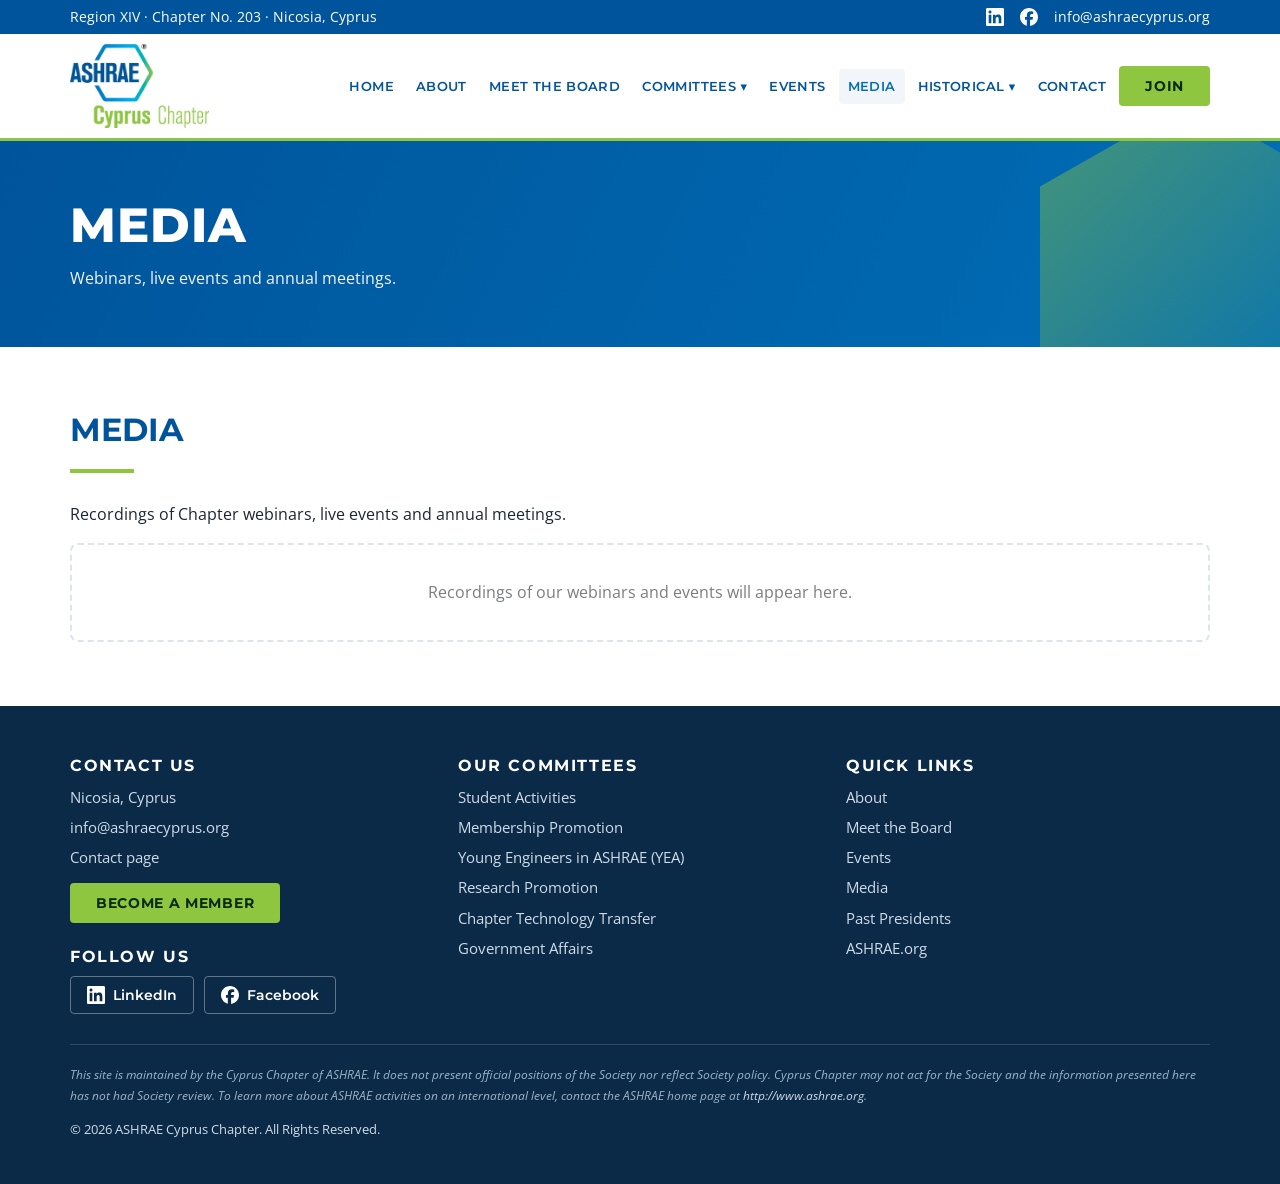
<file: media.html>
<!DOCTYPE html>
<html lang="en">
<head>
<meta charset="utf-8">
<meta name="viewport" content="width=device-width, initial-scale=1">
<title>Media – ASHRAE Cyprus Chapter</title>
<meta name="description" content="ASHRAE Cyprus Chapter: advancing HVAC&amp;R and sustainable technology for the built environment in Cyprus.">
<link rel="icon" href="favicon.png">
<link rel="preconnect" href="https://fonts.googleapis.com">
<link rel="preconnect" href="https://fonts.gstatic.com" crossorigin>
<link href="https://fonts.googleapis.com/css2?family=Montserrat:wght@500;600;700;800&family=Open+Sans:wght@400;600;700&display=swap" rel="stylesheet">
<link rel="stylesheet" href="style.css">
</head>
<body>
<a class="skip" href="#content">Skip to content</a>
<div class="topbar"><div class="wrap"><span>Region XIV · Chapter No. 203 · Nicosia, Cyprus</span><div class="topbar-right"><a class="social top" data-social="linkedin" href="https://www.linkedin.com/company/ashrae-cyprus-chapter/home/" target="_blank" rel="noopener" aria-label="ASHRAE Cyprus Chapter on LinkedIn"><svg class="ico" viewBox="0 0 24 24" aria-hidden="true" focusable="false"><path d="M20.447 20.452h-3.554v-5.569c0-1.328-.027-3.037-1.852-3.037-1.853 0-2.136 1.445-2.136 2.939v5.667H9.351V9h3.414v1.561h.046c.477-.9 1.637-1.85 3.37-1.85 3.601 0 4.267 2.37 4.267 5.455v6.286zM5.337 7.433c-1.144 0-2.063-.926-2.063-2.065 0-1.138.92-2.063 2.063-2.063 1.14 0 2.064.925 2.064 2.063 0 1.139-.925 2.065-2.064 2.065zm1.782 13.019H3.555V9h3.564v11.452zM22.225 0H1.771C.792 0 0 .774 0 1.729v20.542C0 23.227.792 24 1.771 24h20.451C23.2 24 24 23.227 24 22.271V1.729C24 .774 23.2 0 22.222 0h.003z"/></svg><span class="lbl">LinkedIn</span></a><a class="social top" data-social="facebook" href="https://www.facebook.com/constantinoszzeniou" target="_blank" rel="noopener" aria-label="ASHRAE Cyprus Chapter on Facebook"><svg class="ico" viewBox="0 0 24 24" aria-hidden="true" focusable="false"><path d="M9.101 23.691v-7.98H6.627v-3.667h2.474v-1.58c0-4.085 1.848-5.978 5.858-5.978.401 0 .955.042 1.468.103a8.68 8.68 0 0 1 1.141.195v3.325a8.623 8.623 0 0 0-.653-.036 26.805 26.805 0 0 0-.733-.009c-.707 0-1.259.096-1.675.309a1.686 1.686 0 0 0-.679.622c-.258.42-.374.995-.374 1.752v1.297h3.919l-.386 2.103-.287 1.564h-3.246v8.245C19.396 23.238 24 18.179 24 12.044c0-6.627-5.373-12-12-12s-12 5.373-12 12c0 5.628 3.874 10.35 9.101 11.647Z"/></svg><span class="lbl">Facebook</span></a><a data-email href="mailto:info@ashraecyprus.org">info@ashraecyprus.org</a></div></div></div>
<header class="site"><div class="wrap">
  <a class="logo" href="index.html" aria-label="ASHRAE Cyprus Chapter home"><img src="logo.png" alt="ASHRAE Cyprus Chapter" width="640" height="387"></a>
  <button class="burger" aria-expanded="false" aria-controls="nav" onclick="var n=document.getElementById('nav');var o=n.classList.toggle('open');this.setAttribute('aria-expanded',o)">Menu</button>
  <nav class="main" id="nav" aria-label="Main"><ul><li><a class="top" href="index.html">Home</a></li><li><a class="top" href="about.html">About</a></li><li><a class="top" href="meet-the-board.html">Meet the Board</a></li><li><a class="top" href="#" aria-haspopup="true">Committees ▾</a><div class="sub"><a href="student-activities.html">Student Activities</a><a href="membership-promotion.html">Membership Promotion</a><a href="young-engineers-in-ashrae-yea.html">Young Engineers in ASHRAE (YEA)</a><a href="research-promotion.html">Research Promotion</a><a href="chapter-technology-transfer.html">Chapter Technology Transfer</a><a href="government-affairs.html">Government Affairs</a></div></li><li><a class="top" href="events.html">Events</a></li><li><a class="top active" href="media.html">Media</a></li><li><a class="top" href="#" aria-haspopup="true">Historical ▾</a><div class="sub"><a href="past-presidents.html">Past Presidents</a></div></li><li><a class="top" href="contact.html">Contact</a></li><li><a class="btn" href="https://www.ashrae.org/join" target="_blank" rel="noopener">Join</a></li></ul></nav>
</div></header>
<div class="page-hero"><div class="wrap"><h1>Media</h1><p>Webinars, live events and annual meetings.</p></div></div>
<main id="content">
<section><div class="wrap">
  <h2>Media</h2><div class="title-bar"></div>
  <p>Recordings of Chapter webinars, live events and annual meetings.</p>
  <div data-render="media"><div class="empty">Recordings of our webinars and events will appear here.</div></div>
</div></section></main>
<footer class="site"><div class="wrap">
  <div class="grid g3">
    <div><h3>Contact Us</h3><ul><li>Nicosia, Cyprus</li><li><a data-email href="mailto:info@ashraecyprus.org">info@ashraecyprus.org</a></li><li><a href="contact.html">Contact page</a></li></ul>
    <p style="margin-top:14px"><a class="btn" href="https://www.ashrae.org/join" target="_blank" rel="noopener">Become a Member</a></p><h3 style="margin-top:24px">Follow Us</h3><div class="follow"><a class="social btn-social" data-social="linkedin" href="https://www.linkedin.com/company/ashrae-cyprus-chapter/home/" target="_blank" rel="noopener" aria-label="ASHRAE Cyprus Chapter on LinkedIn"><svg class="ico" viewBox="0 0 24 24" aria-hidden="true" focusable="false"><path d="M20.447 20.452h-3.554v-5.569c0-1.328-.027-3.037-1.852-3.037-1.853 0-2.136 1.445-2.136 2.939v5.667H9.351V9h3.414v1.561h.046c.477-.9 1.637-1.85 3.37-1.85 3.601 0 4.267 2.37 4.267 5.455v6.286zM5.337 7.433c-1.144 0-2.063-.926-2.063-2.065 0-1.138.92-2.063 2.063-2.063 1.14 0 2.064.925 2.064 2.063 0 1.139-.925 2.065-2.064 2.065zm1.782 13.019H3.555V9h3.564v11.452zM22.225 0H1.771C.792 0 0 .774 0 1.729v20.542C0 23.227.792 24 1.771 24h20.451C23.2 24 24 23.227 24 22.271V1.729C24 .774 23.2 0 22.222 0h.003z"/></svg><span class="lbl">LinkedIn</span></a><a class="social btn-social" data-social="facebook" href="https://www.facebook.com/constantinoszzeniou" target="_blank" rel="noopener" aria-label="ASHRAE Cyprus Chapter on Facebook"><svg class="ico" viewBox="0 0 24 24" aria-hidden="true" focusable="false"><path d="M9.101 23.691v-7.98H6.627v-3.667h2.474v-1.58c0-4.085 1.848-5.978 5.858-5.978.401 0 .955.042 1.468.103a8.68 8.68 0 0 1 1.141.195v3.325a8.623 8.623 0 0 0-.653-.036 26.805 26.805 0 0 0-.733-.009c-.707 0-1.259.096-1.675.309a1.686 1.686 0 0 0-.679.622c-.258.42-.374.995-.374 1.752v1.297h3.919l-.386 2.103-.287 1.564h-3.246v8.245C19.396 23.238 24 18.179 24 12.044c0-6.627-5.373-12-12-12s-12 5.373-12 12c0 5.628 3.874 10.35 9.101 11.647Z"/></svg><span class="lbl">Facebook</span></a></div></div>
    <div><h3>Our Committees</h3><ul><li><a href="student-activities.html">Student Activities</a></li><li><a href="membership-promotion.html">Membership Promotion</a></li><li><a href="young-engineers-in-ashrae-yea.html">Young Engineers in ASHRAE (YEA)</a></li><li><a href="research-promotion.html">Research Promotion</a></li><li><a href="chapter-technology-transfer.html">Chapter Technology Transfer</a></li><li><a href="government-affairs.html">Government Affairs</a></li></ul></div>
    <div><h3>Quick Links</h3><ul><li><a href="about.html">About</a></li><li><a href="meet-the-board.html">Meet the Board</a></li><li><a href="events.html">Events</a></li><li><a href="media.html">Media</a></li><li><a href="past-presidents.html">Past Presidents</a></li><li><a href="https://www.ashrae.org" target="_blank" rel="noopener">ASHRAE.org</a></li></ul></div>
  </div>
  <p class="disclaimer">This site is maintained by the Cyprus Chapter of ASHRAE. It does not present official positions of the Society nor reflect Society policy. Cyprus Chapter may not act for the Society and the information presented here has not had Society review. To learn more about ASHRAE activities on an international level, contact the ASHRAE home page at <a href="http://www.ashrae.org">http://www.ashrae.org</a>.</p>
  <p class="copy">© 2026 ASHRAE Cyprus Chapter. All Rights Reserved.</p>
</div></footer>
<script src="site-data.js"></script>
<script src="site.js"></script>
</body>
</html>
</file>
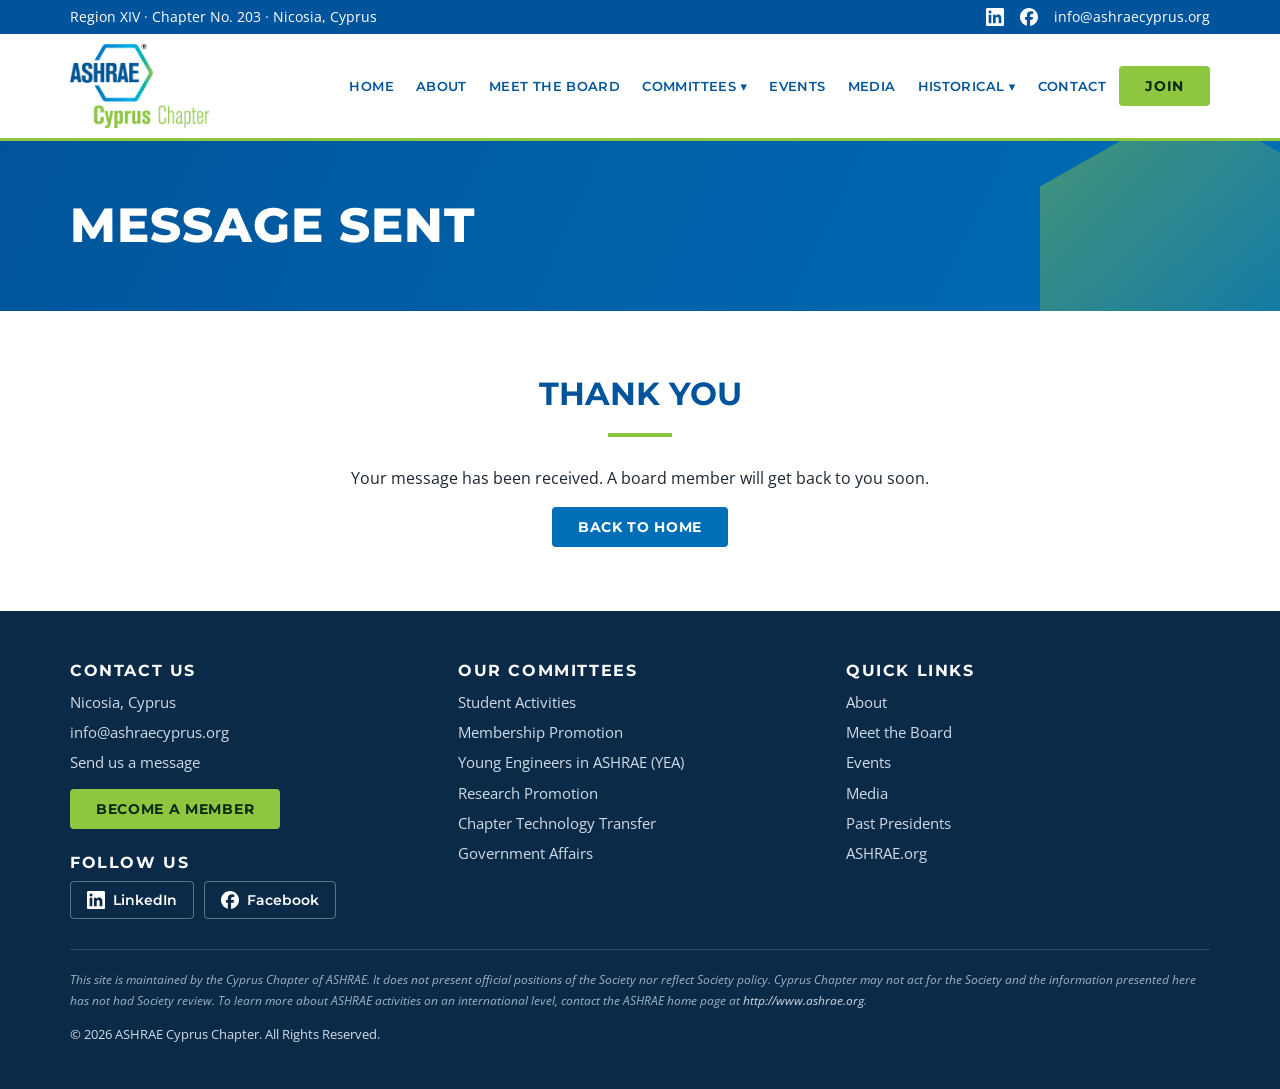
<file: thanks.html>
<!DOCTYPE html>
<html lang="en">
<head>
<meta charset="utf-8">
<meta name="viewport" content="width=device-width, initial-scale=1">
<title>Thank you – ASHRAE Cyprus Chapter</title>
<meta name="description" content="ASHRAE Cyprus Chapter: advancing HVAC&amp;R and sustainable technology for the built environment in Cyprus.">
<link rel="icon" href="favicon.png">
<link rel="preconnect" href="https://fonts.googleapis.com">
<link rel="preconnect" href="https://fonts.gstatic.com" crossorigin>
<link href="https://fonts.googleapis.com/css2?family=Montserrat:wght@500;600;700;800&family=Open+Sans:wght@400;600;700&display=swap" rel="stylesheet">
<link rel="stylesheet" href="style.css">
</head>
<body>
<a class="skip" href="#content">Skip to content</a>
<div class="topbar"><div class="wrap"><span>Region XIV · Chapter No. 203 · Nicosia, Cyprus</span><div class="topbar-right"><a class="social top" data-social="linkedin" href="#" target="_blank" rel="noopener" aria-label="ASHRAE Cyprus Chapter on LinkedIn" hidden><svg class="ico" viewBox="0 0 24 24" aria-hidden="true" focusable="false"><path d="M20.447 20.452h-3.554v-5.569c0-1.328-.027-3.037-1.852-3.037-1.853 0-2.136 1.445-2.136 2.939v5.667H9.351V9h3.414v1.561h.046c.477-.9 1.637-1.85 3.37-1.85 3.601 0 4.267 2.37 4.267 5.455v6.286zM5.337 7.433c-1.144 0-2.063-.926-2.063-2.065 0-1.138.92-2.063 2.063-2.063 1.14 0 2.064.925 2.064 2.063 0 1.139-.925 2.065-2.064 2.065zm1.782 13.019H3.555V9h3.564v11.452zM22.225 0H1.771C.792 0 0 .774 0 1.729v20.542C0 23.227.792 24 1.771 24h20.451C23.2 24 24 23.227 24 22.271V1.729C24 .774 23.2 0 22.222 0h.003z"/></svg><span class="lbl">LinkedIn</span></a><a class="social top" data-social="facebook" href="#" target="_blank" rel="noopener" aria-label="ASHRAE Cyprus Chapter on Facebook" hidden><svg class="ico" viewBox="0 0 24 24" aria-hidden="true" focusable="false"><path d="M9.101 23.691v-7.98H6.627v-3.667h2.474v-1.58c0-4.085 1.848-5.978 5.858-5.978.401 0 .955.042 1.468.103a8.68 8.68 0 0 1 1.141.195v3.325a8.623 8.623 0 0 0-.653-.036 26.805 26.805 0 0 0-.733-.009c-.707 0-1.259.096-1.675.309a1.686 1.686 0 0 0-.679.622c-.258.42-.374.995-.374 1.752v1.297h3.919l-.386 2.103-.287 1.564h-3.246v8.245C19.396 23.238 24 18.179 24 12.044c0-6.627-5.373-12-12-12s-12 5.373-12 12c0 5.628 3.874 10.35 9.101 11.647Z"/></svg><span class="lbl">Facebook</span></a><a data-email href="#" hidden></a></div></div></div>
<header class="site"><div class="wrap">
  <a class="logo" href="index.html" aria-label="ASHRAE Cyprus Chapter home"><img src="logo.png" alt="ASHRAE Cyprus Chapter" width="640" height="387"></a>
  <button class="burger" aria-expanded="false" aria-controls="nav" onclick="var n=document.getElementById('nav');var o=n.classList.toggle('open');this.setAttribute('aria-expanded',o)">Menu</button>
  <nav class="main" id="nav" aria-label="Main"><ul><li><a class="top" href="index.html">Home</a></li><li><a class="top" href="about.html">About</a></li><li><a class="top" href="meet-the-board.html">Meet the Board</a></li><li><a class="top" href="#" aria-haspopup="true">Committees ▾</a><div class="sub"><a href="student-activities.html">Student Activities</a><a href="membership-promotion.html">Membership Promotion</a><a href="young-engineers-in-ashrae-yea.html">Young Engineers in ASHRAE (YEA)</a><a href="research-promotion.html">Research Promotion</a><a href="chapter-technology-transfer.html">Chapter Technology Transfer</a><a href="government-affairs.html">Government Affairs</a></div></li><li><a class="top" href="events.html">Events</a></li><li><a class="top" href="media.html">Media</a></li><li><a class="top" href="#" aria-haspopup="true">Historical ▾</a><div class="sub"><a href="past-presidents.html">Past Presidents</a></div></li><li><a class="top" href="contact.html">Contact</a></li><li><a class="btn" href="https://www.ashrae.org/join" target="_blank" rel="noopener">Join</a></li></ul></nav>
</div></header>
<div class="page-hero"><div class="wrap"><h1>Message sent</h1></div></div>
<main id="content">
<section><div class="wrap center" style="max-width:680px">
  <h2>Thank you</h2><div class="title-bar"></div>
  <p>Your message has been received. A board member will get back to you soon.</p>
  <a class="btn blue" href="index.html">Back to home</a>
</div></section></main>
<footer class="site"><div class="wrap">
  <div class="grid g3">
    <div><h3>Contact Us</h3><ul><li>Nicosia, Cyprus</li><li><a data-email href="#" hidden></a></li><li><a href="contact.html">Send us a message</a></li></ul>
    <p style="margin-top:14px"><a class="btn" href="https://www.ashrae.org/join" target="_blank" rel="noopener">Become a Member</a></p><h3 style="margin-top:24px">Follow Us</h3><div class="follow"><a class="social btn-social" data-social="linkedin" href="#" target="_blank" rel="noopener" aria-label="ASHRAE Cyprus Chapter on LinkedIn" hidden><svg class="ico" viewBox="0 0 24 24" aria-hidden="true" focusable="false"><path d="M20.447 20.452h-3.554v-5.569c0-1.328-.027-3.037-1.852-3.037-1.853 0-2.136 1.445-2.136 2.939v5.667H9.351V9h3.414v1.561h.046c.477-.9 1.637-1.85 3.37-1.85 3.601 0 4.267 2.37 4.267 5.455v6.286zM5.337 7.433c-1.144 0-2.063-.926-2.063-2.065 0-1.138.92-2.063 2.063-2.063 1.14 0 2.064.925 2.064 2.063 0 1.139-.925 2.065-2.064 2.065zm1.782 13.019H3.555V9h3.564v11.452zM22.225 0H1.771C.792 0 0 .774 0 1.729v20.542C0 23.227.792 24 1.771 24h20.451C23.2 24 24 23.227 24 22.271V1.729C24 .774 23.2 0 22.222 0h.003z"/></svg><span class="lbl">LinkedIn</span></a><a class="social btn-social" data-social="facebook" href="#" target="_blank" rel="noopener" aria-label="ASHRAE Cyprus Chapter on Facebook" hidden><svg class="ico" viewBox="0 0 24 24" aria-hidden="true" focusable="false"><path d="M9.101 23.691v-7.98H6.627v-3.667h2.474v-1.58c0-4.085 1.848-5.978 5.858-5.978.401 0 .955.042 1.468.103a8.68 8.68 0 0 1 1.141.195v3.325a8.623 8.623 0 0 0-.653-.036 26.805 26.805 0 0 0-.733-.009c-.707 0-1.259.096-1.675.309a1.686 1.686 0 0 0-.679.622c-.258.42-.374.995-.374 1.752v1.297h3.919l-.386 2.103-.287 1.564h-3.246v8.245C19.396 23.238 24 18.179 24 12.044c0-6.627-5.373-12-12-12s-12 5.373-12 12c0 5.628 3.874 10.35 9.101 11.647Z"/></svg><span class="lbl">Facebook</span></a></div></div>
    <div><h3>Our Committees</h3><ul><li><a href="student-activities.html">Student Activities</a></li><li><a href="membership-promotion.html">Membership Promotion</a></li><li><a href="young-engineers-in-ashrae-yea.html">Young Engineers in ASHRAE (YEA)</a></li><li><a href="research-promotion.html">Research Promotion</a></li><li><a href="chapter-technology-transfer.html">Chapter Technology Transfer</a></li><li><a href="government-affairs.html">Government Affairs</a></li></ul></div>
    <div><h3>Quick Links</h3><ul><li><a href="about.html">About</a></li><li><a href="meet-the-board.html">Meet the Board</a></li><li><a href="events.html">Events</a></li><li><a href="media.html">Media</a></li><li><a href="past-presidents.html">Past Presidents</a></li><li><a href="https://www.ashrae.org" target="_blank" rel="noopener">ASHRAE.org</a></li></ul></div>
  </div>
  <p class="disclaimer">This site is maintained by the Cyprus Chapter of ASHRAE. It does not present official positions of the Society nor reflect Society policy. Cyprus Chapter may not act for the Society and the information presented here has not had Society review. To learn more about ASHRAE activities on an international level, contact the ASHRAE home page at <a href="http://www.ashrae.org">http://www.ashrae.org</a>.</p>
  <p class="copy">© 2026 ASHRAE Cyprus Chapter. All Rights Reserved.</p>
</div></footer>
<script src="site-data.js"></script>
<script src="site.js"></script>
</body>
</html>
</file>
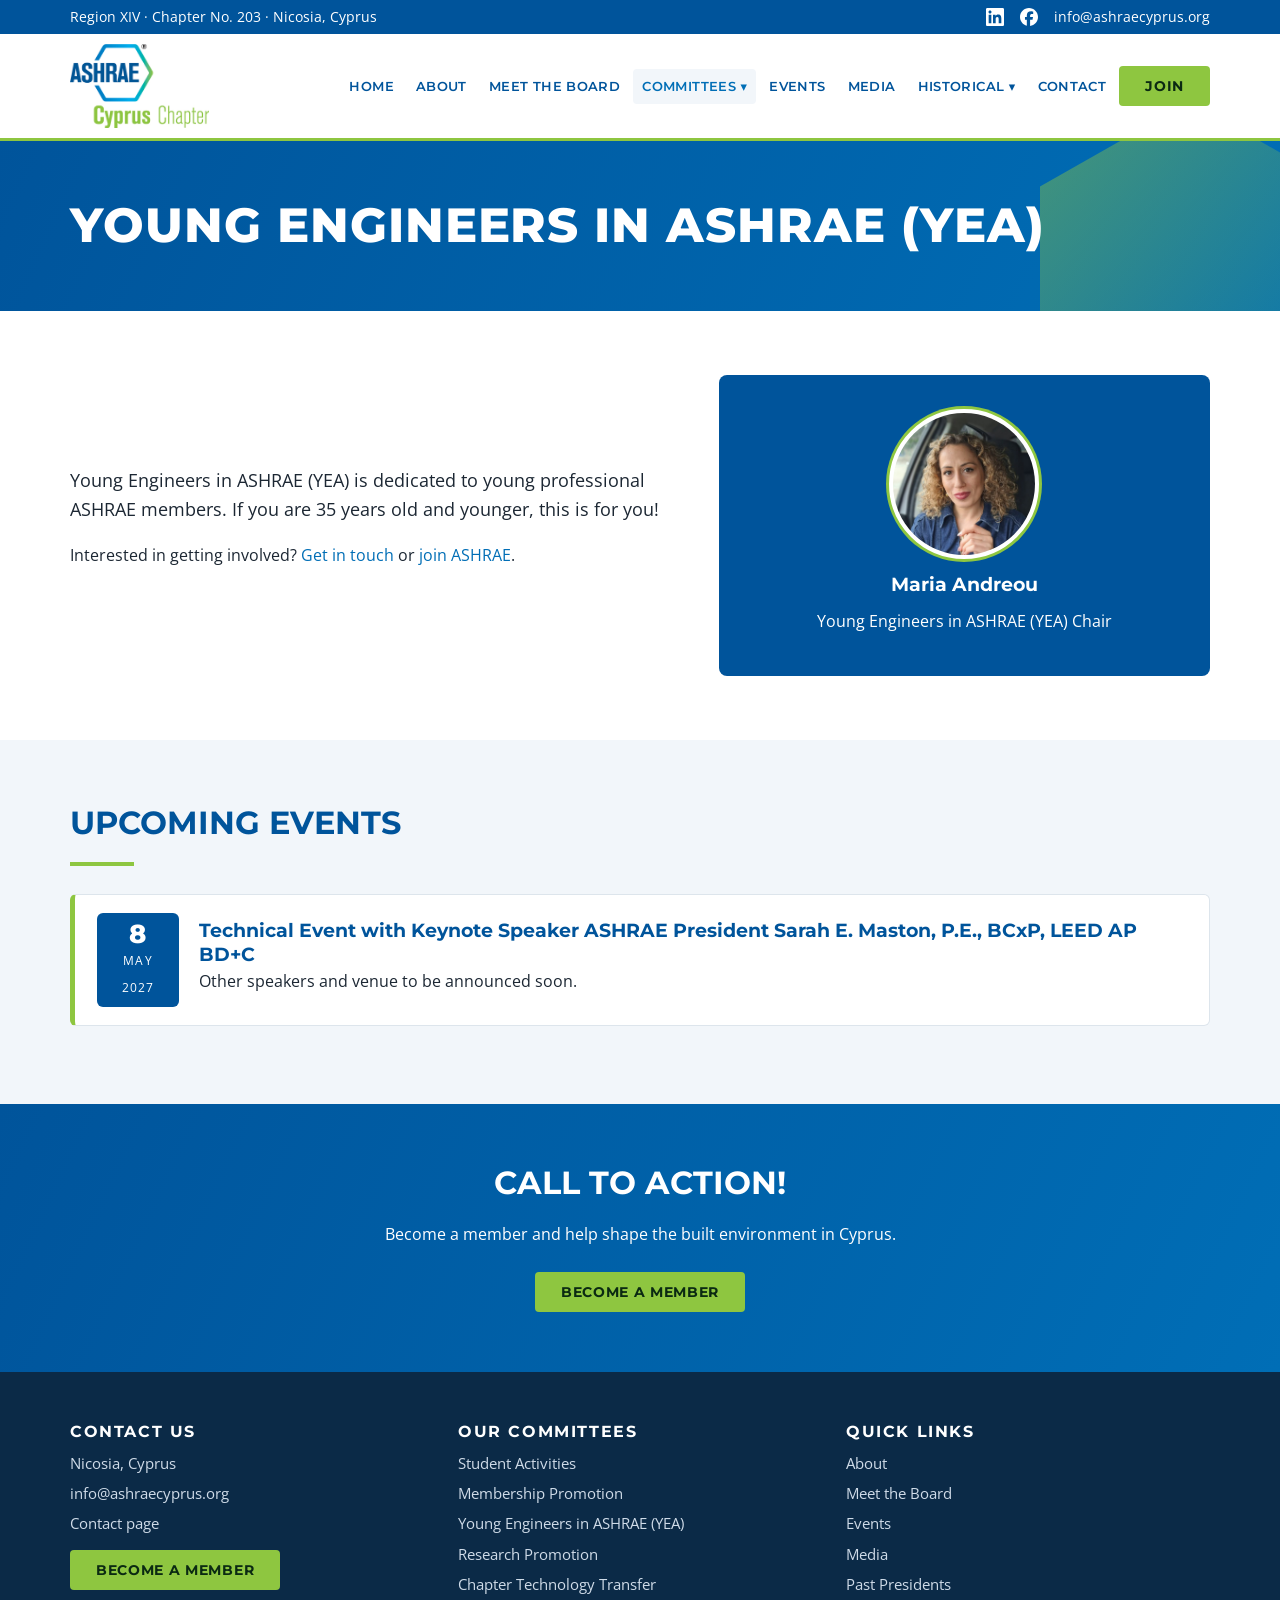
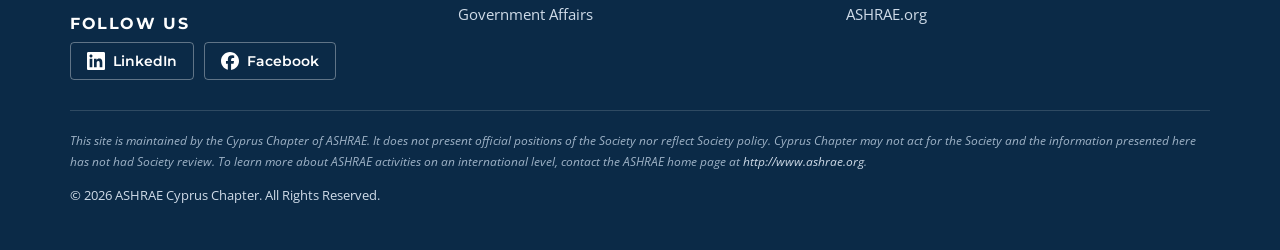
<file: young-engineers-in-ashrae-yea.html>
<!DOCTYPE html>
<html lang="en">
<head>
<meta charset="utf-8">
<meta name="viewport" content="width=device-width, initial-scale=1">
<title>Young Engineers in ASHRAE (YEA) – ASHRAE Cyprus Chapter</title>
<meta name="description" content="Young Engineers in ASHRAE (YEA) is dedicated to young professional ASHRAE members. If you are 35 years old and younger, this is for you!">
<link rel="icon" href="favicon.png">
<link rel="preconnect" href="https://fonts.googleapis.com">
<link rel="preconnect" href="https://fonts.gstatic.com" crossorigin>
<link href="https://fonts.googleapis.com/css2?family=Montserrat:wght@500;600;700;800&family=Open+Sans:wght@400;600;700&display=swap" rel="stylesheet">
<link rel="stylesheet" href="style.css">
</head>
<body>
<a class="skip" href="#content">Skip to content</a>
<div class="topbar"><div class="wrap"><span>Region XIV · Chapter No. 203 · Nicosia, Cyprus</span><div class="topbar-right"><a class="social top" data-social="linkedin" href="https://www.linkedin.com/company/ashrae-cyprus-chapter/home/" target="_blank" rel="noopener" aria-label="ASHRAE Cyprus Chapter on LinkedIn"><svg class="ico" viewBox="0 0 24 24" aria-hidden="true" focusable="false"><path d="M20.447 20.452h-3.554v-5.569c0-1.328-.027-3.037-1.852-3.037-1.853 0-2.136 1.445-2.136 2.939v5.667H9.351V9h3.414v1.561h.046c.477-.9 1.637-1.85 3.37-1.85 3.601 0 4.267 2.37 4.267 5.455v6.286zM5.337 7.433c-1.144 0-2.063-.926-2.063-2.065 0-1.138.92-2.063 2.063-2.063 1.14 0 2.064.925 2.064 2.063 0 1.139-.925 2.065-2.064 2.065zm1.782 13.019H3.555V9h3.564v11.452zM22.225 0H1.771C.792 0 0 .774 0 1.729v20.542C0 23.227.792 24 1.771 24h20.451C23.2 24 24 23.227 24 22.271V1.729C24 .774 23.2 0 22.222 0h.003z"/></svg><span class="lbl">LinkedIn</span></a><a class="social top" data-social="facebook" href="https://www.facebook.com/constantinoszzeniou" target="_blank" rel="noopener" aria-label="ASHRAE Cyprus Chapter on Facebook"><svg class="ico" viewBox="0 0 24 24" aria-hidden="true" focusable="false"><path d="M9.101 23.691v-7.98H6.627v-3.667h2.474v-1.58c0-4.085 1.848-5.978 5.858-5.978.401 0 .955.042 1.468.103a8.68 8.68 0 0 1 1.141.195v3.325a8.623 8.623 0 0 0-.653-.036 26.805 26.805 0 0 0-.733-.009c-.707 0-1.259.096-1.675.309a1.686 1.686 0 0 0-.679.622c-.258.42-.374.995-.374 1.752v1.297h3.919l-.386 2.103-.287 1.564h-3.246v8.245C19.396 23.238 24 18.179 24 12.044c0-6.627-5.373-12-12-12s-12 5.373-12 12c0 5.628 3.874 10.35 9.101 11.647Z"/></svg><span class="lbl">Facebook</span></a><a data-email href="mailto:info@ashraecyprus.org">info@ashraecyprus.org</a></div></div></div>
<header class="site"><div class="wrap">
  <a class="logo" href="index.html" aria-label="ASHRAE Cyprus Chapter home"><img src="logo.png" alt="ASHRAE Cyprus Chapter" width="640" height="387"></a>
  <button class="burger" aria-expanded="false" aria-controls="nav" onclick="var n=document.getElementById('nav');var o=n.classList.toggle('open');this.setAttribute('aria-expanded',o)">Menu</button>
  <nav class="main" id="nav" aria-label="Main"><ul><li><a class="top" href="index.html">Home</a></li><li><a class="top" href="about.html">About</a></li><li><a class="top" href="meet-the-board.html">Meet the Board</a></li><li><a class="top active" href="#" aria-haspopup="true">Committees ▾</a><div class="sub"><a href="student-activities.html">Student Activities</a><a href="membership-promotion.html">Membership Promotion</a><a href="young-engineers-in-ashrae-yea.html">Young Engineers in ASHRAE (YEA)</a><a href="research-promotion.html">Research Promotion</a><a href="chapter-technology-transfer.html">Chapter Technology Transfer</a><a href="government-affairs.html">Government Affairs</a></div></li><li><a class="top" href="events.html">Events</a></li><li><a class="top" href="media.html">Media</a></li><li><a class="top" href="#" aria-haspopup="true">Historical ▾</a><div class="sub"><a href="past-presidents.html">Past Presidents</a></div></li><li><a class="top" href="contact.html">Contact</a></li><li><a class="btn" href="https://www.ashrae.org/join" target="_blank" rel="noopener">Join</a></li></ul></nav>
</div></header>
<div class="page-hero"><div class="wrap"><h1>Young Engineers in ASHRAE (YEA)</h1></div></div>
<main id="content">
<section><div class="wrap split" data-chair-layout>
  <div><p style="font-size:1.1rem">Young Engineers in ASHRAE (YEA) is dedicated to young professional ASHRAE members. If you are 35 years old and younger, this is for you!</p>
  <p>Interested in getting involved? <a href="contact.html">Get in touch</a> or <a href="https://www.ashrae.org/join" target="_blank" rel="noopener">join ASHRAE</a>.</p></div>
  <div class="panel center" data-render="chair" data-slug="young-engineers-in-ashrae-yea" data-title="Young Engineers in ASHRAE (YEA) Chair"><div class="avatar has-photo"><span class="ini">MA</span><img class="avatar-img" src="maria-andreou.jpg" alt="Maria Andreou" onerror="this.style.display=&#39;none&#39;"></div><h3>Maria Andreou</h3><p>Young Engineers in ASHRAE (YEA) Chair</p></div>
</div></section>
<section class="soft events"><div class="wrap"><h2>Upcoming Events</h2><div class="title-bar"></div>
  <div data-render="events-upcoming" data-limit="3"><div class="ev"><div class="date"><b>8</b><span>May 2027</span></div><div class="ev-info"><h3>Technical Event with Keynote Speaker ASHRAE President Sarah E. Maston, P.E., BCxP, LEED AP BD+C</h3><p class="ev-desc">Other speakers and venue to be announced soon.</p></div></div></div></div></section>
<div class="cta"><div class="wrap"><h2>Call to action!</h2><p>Become a member and help shape the built environment in Cyprus.</p><a class="btn" href="https://www.ashrae.org/join" target="_blank" rel="noopener">Become a Member</a></div></div></main>
<footer class="site"><div class="wrap">
  <div class="grid g3">
    <div><h3>Contact Us</h3><ul><li>Nicosia, Cyprus</li><li><a data-email href="mailto:info@ashraecyprus.org">info@ashraecyprus.org</a></li><li><a href="contact.html">Contact page</a></li></ul>
    <p style="margin-top:14px"><a class="btn" href="https://www.ashrae.org/join" target="_blank" rel="noopener">Become a Member</a></p><h3 style="margin-top:24px">Follow Us</h3><div class="follow"><a class="social btn-social" data-social="linkedin" href="https://www.linkedin.com/company/ashrae-cyprus-chapter/home/" target="_blank" rel="noopener" aria-label="ASHRAE Cyprus Chapter on LinkedIn"><svg class="ico" viewBox="0 0 24 24" aria-hidden="true" focusable="false"><path d="M20.447 20.452h-3.554v-5.569c0-1.328-.027-3.037-1.852-3.037-1.853 0-2.136 1.445-2.136 2.939v5.667H9.351V9h3.414v1.561h.046c.477-.9 1.637-1.85 3.37-1.85 3.601 0 4.267 2.37 4.267 5.455v6.286zM5.337 7.433c-1.144 0-2.063-.926-2.063-2.065 0-1.138.92-2.063 2.063-2.063 1.14 0 2.064.925 2.064 2.063 0 1.139-.925 2.065-2.064 2.065zm1.782 13.019H3.555V9h3.564v11.452zM22.225 0H1.771C.792 0 0 .774 0 1.729v20.542C0 23.227.792 24 1.771 24h20.451C23.2 24 24 23.227 24 22.271V1.729C24 .774 23.2 0 22.222 0h.003z"/></svg><span class="lbl">LinkedIn</span></a><a class="social btn-social" data-social="facebook" href="https://www.facebook.com/constantinoszzeniou" target="_blank" rel="noopener" aria-label="ASHRAE Cyprus Chapter on Facebook"><svg class="ico" viewBox="0 0 24 24" aria-hidden="true" focusable="false"><path d="M9.101 23.691v-7.98H6.627v-3.667h2.474v-1.58c0-4.085 1.848-5.978 5.858-5.978.401 0 .955.042 1.468.103a8.68 8.68 0 0 1 1.141.195v3.325a8.623 8.623 0 0 0-.653-.036 26.805 26.805 0 0 0-.733-.009c-.707 0-1.259.096-1.675.309a1.686 1.686 0 0 0-.679.622c-.258.42-.374.995-.374 1.752v1.297h3.919l-.386 2.103-.287 1.564h-3.246v8.245C19.396 23.238 24 18.179 24 12.044c0-6.627-5.373-12-12-12s-12 5.373-12 12c0 5.628 3.874 10.35 9.101 11.647Z"/></svg><span class="lbl">Facebook</span></a></div></div>
    <div><h3>Our Committees</h3><ul><li><a href="student-activities.html">Student Activities</a></li><li><a href="membership-promotion.html">Membership Promotion</a></li><li><a href="young-engineers-in-ashrae-yea.html">Young Engineers in ASHRAE (YEA)</a></li><li><a href="research-promotion.html">Research Promotion</a></li><li><a href="chapter-technology-transfer.html">Chapter Technology Transfer</a></li><li><a href="government-affairs.html">Government Affairs</a></li></ul></div>
    <div><h3>Quick Links</h3><ul><li><a href="about.html">About</a></li><li><a href="meet-the-board.html">Meet the Board</a></li><li><a href="events.html">Events</a></li><li><a href="media.html">Media</a></li><li><a href="past-presidents.html">Past Presidents</a></li><li><a href="https://www.ashrae.org" target="_blank" rel="noopener">ASHRAE.org</a></li></ul></div>
  </div>
  <p class="disclaimer">This site is maintained by the Cyprus Chapter of ASHRAE. It does not present official positions of the Society nor reflect Society policy. Cyprus Chapter may not act for the Society and the information presented here has not had Society review. To learn more about ASHRAE activities on an international level, contact the ASHRAE home page at <a href="http://www.ashrae.org">http://www.ashrae.org</a>.</p>
  <p class="copy">© 2026 ASHRAE Cyprus Chapter. All Rights Reserved.</p>
</div></footer>
<script src="site-data.js"></script>
<script src="site.js"></script>
</body>
</html>
</file>
<file: style.css>
:root{
  --navy:#00549B; --blue:#006EB6; --sky:#2AACE3; --green:#8EC640; --gray:#7A7D81;
  --ink:#1c2733; --bg:#ffffff; --soft:#f2f6fa; --line:#dde5ec;
  --font-head:'Montserrat',system-ui,sans-serif; --font-body:'Open Sans',system-ui,sans-serif;
}
*{box-sizing:border-box}
html{scroll-behavior:smooth}
body{margin:0;font-family:var(--font-body);color:var(--ink);line-height:1.65;background:var(--bg);font-size:16px}
img{max-width:100%;display:block}
a{color:var(--blue);text-decoration:none}
a:hover{color:var(--navy)}
h1,h2,h3,h4{font-family:var(--font-head);color:var(--navy);line-height:1.2;margin:0 0 .6em}
h1{font-size:clamp(2rem,4.5vw,3rem);text-transform:uppercase;letter-spacing:.02em;font-weight:800}
h2{font-size:clamp(1.5rem,3vw,2rem);text-transform:uppercase;font-weight:700}
h3{font-size:1.2rem;font-weight:700}
p{margin:0 0 1em}
.wrap{max-width:1180px;margin:0 auto;padding:0 20px}
.skip{position:absolute;left:-999px}.skip:focus{left:10px;top:10px;background:#fff;padding:8px;z-index:99}

/* top bar + header */
.topbar{background:var(--navy);color:#fff;font-size:.85rem}
.topbar .wrap{display:flex;justify-content:flex-end;gap:20px;padding-top:6px;padding-bottom:6px}
.topbar a{color:#fff}
header.site{background:#fff;border-bottom:3px solid var(--green);position:sticky;top:0;z-index:50}
header.site .wrap{display:flex;align-items:center;justify-content:space-between;gap:20px;min-height:84px}
.logo{display:flex;align-items:center;gap:12px;color:var(--navy)}
.logo .hex{width:46px;height:52px;background:linear-gradient(135deg,var(--blue),var(--green));clip-path:polygon(50% 0,100% 25%,100% 75%,50% 100%,0 75%,0 25%);display:grid;place-items:center;color:#fff;font:800 .8rem var(--font-head)}
.logo .t1{font:800 1.35rem var(--font-head);letter-spacing:.04em;line-height:1}
.logo .t2{font:600 .78rem var(--font-head);color:var(--gray);text-transform:uppercase;letter-spacing:.08em}
nav.main ul{list-style:none;margin:0;padding:0;display:flex;gap:4px;align-items:center}
nav.main li{position:relative}
nav.main a.top{display:block;padding:10px 12px;font:600 .85rem var(--font-head);color:var(--navy);text-transform:uppercase;letter-spacing:.03em;border-radius:4px}
nav.main a.top:hover,nav.main a.top.active{background:var(--soft);color:var(--blue)}
nav.main .sub{display:none;position:absolute;left:0;top:100%;background:#fff;min-width:290px;box-shadow:0 10px 28px rgba(0,40,80,.15);border-top:3px solid var(--green);padding:6px 0}
nav.main li:hover>.sub,nav.main li:focus-within>.sub{display:block}
nav.main .sub a{display:block;padding:9px 18px;font-size:.9rem;color:var(--ink)}
nav.main .sub a:hover{background:var(--soft);color:var(--blue)}
.btn{display:inline-block;background:var(--green);color:#0b2a12;font:700 .85rem var(--font-head);text-transform:uppercase;letter-spacing:.05em;padding:12px 26px;border-radius:4px;border:0;cursor:pointer;transition:.2s}
.btn:hover{background:#7bb232;color:#0b2a12;transform:translateY(-1px)}
.btn.blue{background:var(--blue);color:#fff}.btn.blue:hover{background:var(--navy);color:#fff}
.btn.ghost{background:transparent;border:2px solid #fff;color:#fff}.btn.ghost:hover{background:#fff;color:var(--navy)}
.burger{display:none;background:none;border:2px solid var(--navy);color:var(--navy);padding:6px 12px;font:700 .9rem var(--font-head);border-radius:4px;cursor:pointer}

/* hero */
.hero{position:relative;color:#fff;background:linear-gradient(115deg,rgba(0,84,155,.96) 0%,rgba(0,110,182,.9) 55%,rgba(42,172,227,.85) 100%);overflow:hidden}
.hero:before{content:"";position:absolute;right:-120px;top:-80px;width:520px;height:580px;background:linear-gradient(135deg,rgba(142,198,64,.55),rgba(142,198,64,0));clip-path:polygon(50% 0,100% 25%,100% 75%,50% 100%,0 75%,0 25%)}
.hero:after{content:"";position:absolute;left:-90px;bottom:-140px;width:380px;height:420px;background:rgba(255,255,255,.07);clip-path:polygon(50% 0,100% 25%,100% 75%,50% 100%,0 75%,0 25%)}
.hero .wrap{position:relative;z-index:1;padding-top:96px;padding-bottom:96px;max-width:900px;margin-left:max(20px,calc((100vw - 1180px)/2))}
.hero h1{color:#fff;margin-bottom:.3em}
.hero .kicker{font:600 .9rem var(--font-head);letter-spacing:.2em;text-transform:uppercase;color:var(--green);margin-bottom:12px}
.hero p{font-size:1.15rem;max-width:640px}
.hero .notice{display:inline-block;margin-top:26px;background:rgba(255,255,255,.14);border-left:4px solid var(--green);padding:12px 18px;font-size:.95rem}
.hero .notice a{color:#fff;text-decoration:underline}
.page-hero{background:linear-gradient(115deg,var(--navy),var(--blue));color:#fff;position:relative;overflow:hidden}
.page-hero:after{content:"";position:absolute;right:-60px;top:-40px;width:300px;height:340px;background:linear-gradient(135deg,rgba(142,198,64,.5),rgba(142,198,64,0));clip-path:polygon(50% 0,100% 25%,100% 75%,50% 100%,0 75%,0 25%)}
.page-hero .wrap{padding-top:56px;padding-bottom:56px;position:relative;z-index:1}
.page-hero h1{color:#fff;margin:0}
.page-hero p{margin:10px 0 0;max-width:700px;opacity:.95}

section{padding:64px 0}
section.soft{background:var(--soft)}
.eyebrow{font:700 .8rem var(--font-head);letter-spacing:.18em;text-transform:uppercase;color:var(--green);margin-bottom:8px}
.title-bar{width:64px;height:4px;background:var(--green);margin:0 0 28px}
.center{text-align:center}.center .title-bar{margin-left:auto;margin-right:auto}

.grid{display:grid;gap:24px}
.g2{grid-template-columns:repeat(2,1fr)}.g3{grid-template-columns:repeat(3,1fr)}.g4{grid-template-columns:repeat(4,1fr)}
.card{background:#fff;border:1px solid var(--line);border-top:4px solid var(--blue);border-radius:6px;padding:26px;transition:.2s;display:flex;flex-direction:column}
.card:hover{box-shadow:0 12px 30px rgba(0,60,110,.12);transform:translateY(-3px)}
.card:nth-child(3n+2){border-top-color:var(--sky)}.card:nth-child(3n){border-top-color:var(--green)}
.card h3{margin-bottom:.5em}
.card .more{margin-top:auto;font:700 .8rem var(--font-head);text-transform:uppercase;letter-spacing:.06em}

.split{display:grid;grid-template-columns:1.1fr .9fr;gap:48px;align-items:center}
.panel{background:var(--navy);color:#fff;border-radius:8px;padding:34px}
.panel h3{color:#fff}.panel a{color:var(--green)}
.stat{display:grid;grid-template-columns:repeat(2,1fr);gap:18px;margin-top:10px}
.stat div{background:rgba(255,255,255,.1);border-radius:6px;padding:16px}
.stat b{display:block;font:800 1.9rem var(--font-head);color:var(--green)}

.tier{margin-bottom:34px}
.tier h3{display:flex;align-items:center;gap:10px;font-size:1rem;text-transform:uppercase;letter-spacing:.12em;color:var(--gray)}
.tier h3:after{content:"";flex:1;height:1px;background:var(--line)}
.slots{display:flex;flex-wrap:wrap;gap:16px}
.slot{flex:1 1 200px;min-height:84px;border:2px dashed var(--line);border-radius:6px;display:grid;place-items:center;color:var(--gray);font-size:.85rem;background:#fff;text-align:center;padding:10px}

.person{text-align:center}
.avatar{width:150px;height:150px;border-radius:50%;margin:0 auto 14px;background:linear-gradient(135deg,var(--soft),#dbe8f3);border:4px solid #fff;box-shadow:0 0 0 3px var(--sky);display:grid;place-items:center;color:var(--blue);font:800 2rem var(--font-head)}
.person h3{margin-bottom:2px}.person h4{font:600 .85rem var(--font-body);color:var(--gray);text-transform:uppercase;letter-spacing:.1em;margin:0 0 6px}
.person .ph{font-size:.8rem;color:var(--gray);font-style:italic}

.events .ev{display:flex;gap:20px;background:#fff;border:1px solid var(--line);border-left:5px solid var(--green);border-radius:6px;padding:18px 22px;margin-bottom:14px;align-items:center}
.date{min-width:74px;text-align:center;background:var(--navy);color:#fff;border-radius:6px;padding:8px}
.date b{display:block;font:800 1.6rem var(--font-head);line-height:1}.date span{font-size:.75rem;text-transform:uppercase;letter-spacing:.1em}
.empty{border:2px dashed var(--line);border-radius:8px;padding:34px;text-align:center;color:var(--gray);background:#fff}
.media-item{display:flex;gap:16px;align-items:center;background:#fff;border:1px solid var(--line);border-radius:6px;padding:16px 20px;margin-bottom:12px}
.media-item .play{width:44px;height:44px;border-radius:50%;background:var(--blue);display:grid;place-items:center;color:#fff;flex:none}
.tag{font:700 .7rem var(--font-head);text-transform:uppercase;letter-spacing:.1em;color:var(--blue);background:var(--soft);padding:3px 9px;border-radius:20px}
ul.clean{list-style:none;padding:0;margin:0}
ul.clean li{padding:10px 0;border-bottom:1px solid var(--line)}
ul.clean li:before{content:"";display:inline-block;width:9px;height:9px;background:var(--green);margin-right:12px;clip-path:polygon(50% 0,100% 25%,100% 75%,50% 100%,0 75%,0 25%)}
table{width:100%;border-collapse:collapse;background:#fff}
th,td{padding:12px 16px;border-bottom:1px solid var(--line);text-align:left}
th{background:var(--navy);color:#fff;font:600 .85rem var(--font-head);text-transform:uppercase;letter-spacing:.06em}

.cta{background:linear-gradient(115deg,var(--navy),var(--blue));color:#fff;text-align:center;padding:60px 0}
.cta h2{color:#fff}.cta p{max-width:620px;margin:0 auto 24px}

form.contact{display:grid;gap:14px}
form.contact input,form.contact textarea,form.contact select{width:100%;padding:12px 14px;border:1px solid var(--line);border-radius:4px;font:inherit}
form.contact input:focus,form.contact textarea:focus{outline:2px solid var(--sky);border-color:var(--sky)}

footer.site{background:#0b2a47;color:#cfdbe8;font-size:.92rem}
footer.site .wrap{padding-top:50px;padding-bottom:30px}
footer.site h3{color:#fff;font-size:1rem;text-transform:uppercase;letter-spacing:.1em}
footer.site a{color:#cfdbe8}footer.site a:hover{color:var(--green)}
footer.site ul{list-style:none;padding:0;margin:0}footer.site li{margin-bottom:6px}
.disclaimer{border-top:1px solid rgba(255,255,255,.15);margin-top:30px;padding-top:20px;font-size:.78rem;font-style:italic;color:#9fb3c7}
.copy{margin-top:12px;font-size:.82rem}

@media(max-width:980px){
  .g3,.g4{grid-template-columns:repeat(2,1fr)}.split{grid-template-columns:1fr}
  .burger{display:block}
  nav.main{display:none;position:absolute;left:0;right:0;top:100%;background:#fff;border-bottom:3px solid var(--green);box-shadow:0 12px 24px rgba(0,0,0,.12);max-height:80vh;overflow:auto}
  nav.main.open{display:block}
  nav.main ul{flex-direction:column;align-items:stretch;padding:10px 20px}
  nav.main .sub{display:block;position:static;box-shadow:none;border:0;padding:0 0 0 14px}
  header.site .wrap{position:relative}
}
@media(max-width:620px){.g2,.g3,.g4{grid-template-columns:1fr}section{padding:44px 0}.hero .wrap{padding-top:64px;padding-bottom:64px}.events .ev{flex-direction:column;align-items:flex-start}}

.logo .t2,nav.main a.top{white-space:nowrap}
nav.main a.top{padding:10px 9px;font-size:.8rem}

.logo img{height:58px;width:auto;max-width:100%;display:block}
@media(max-width:620px){.logo img{height:46px}}

/* ---- final build additions ---- */
[hidden]{display:none!important}
.logo img{height:84px;width:auto;max-width:100%;display:block}
header.site .wrap{min-height:104px}
.topbar .wrap{justify-content:space-between}
.logo-slot{background:#fff;border:1px solid var(--line);border-style:solid;padding:14px;min-height:96px}
.logo-slot img{max-height:70px;width:auto;max-width:100%;object-fit:contain}
.avatar{overflow:hidden}
.avatar.has-photo{background:#fff}
.avatar-img{width:100%;height:100%;object-fit:cover}
.person a{font-size:.85rem;word-break:break-word}
.ev-info{min-width:0}.ev-info h3{margin:0 0 2px}.ev-meta{margin:0 0 4px;color:var(--gray)}
.ev .more{font:700 .8rem var(--font-head);text-transform:uppercase;letter-spacing:.05em}
.table-wrap{overflow-x:auto}
a.media-item{color:inherit;transition:.2s}a.media-item:hover{border-color:var(--sky);box-shadow:0 6px 18px rgba(0,60,110,.1)}
.media-item h3{margin:4px 0 0;font-size:1.05rem}
.split.single{grid-template-columns:minmax(0,760px)}
.panel.center .avatar{box-shadow:0 0 0 3px var(--green)}
.panel.center p{margin:0 0 8px}
@media(max-width:620px){.logo img{height:60px}.topbar .wrap{flex-wrap:wrap;gap:4px 14px}}
footer.site a.btn,footer.site a.btn:hover{color:#0b2a12}
.ev-desc{margin:0 0 6px}

.topbar-right{display:flex;align-items:center;gap:16px}
.ico{width:1.1em;height:1.1em;fill:currentColor;flex:none}
.social.top{display:inline-flex;align-items:center;color:#fff}
.social.top .ico{width:18px;height:18px}.social.top .lbl{position:absolute;left:-9999px}
.social.top:hover{color:var(--green)}
.follow{display:flex;gap:10px;flex-wrap:wrap}
footer.site a.btn-social{display:inline-flex;align-items:center;gap:8px;padding:9px 16px;border:1px solid rgba(255,255,255,.35);border-radius:4px;color:#fff;font:600 .85rem var(--font-head)}
footer.site a.btn-social .ico{width:18px;height:18px}
footer.site a.btn-social:hover{background:var(--green);border-color:var(--green);color:#0b2a12}

.people{display:flex;flex-wrap:wrap;justify-content:center;gap:36px 24px}
.people .person{flex:0 1 250px;min-width:0}

.hp{position:absolute;left:-9999px;height:0;overflow:hidden}
.form-status{margin-top:14px;font-weight:600;color:var(--navy)}
.form-status a{font-weight:700}

.btn-lg{font-size:1.05rem;padding:16px 34px;text-transform:none;letter-spacing:.02em}

.avatar{position:relative}
.avatar-img{position:absolute;inset:0}
</file>
